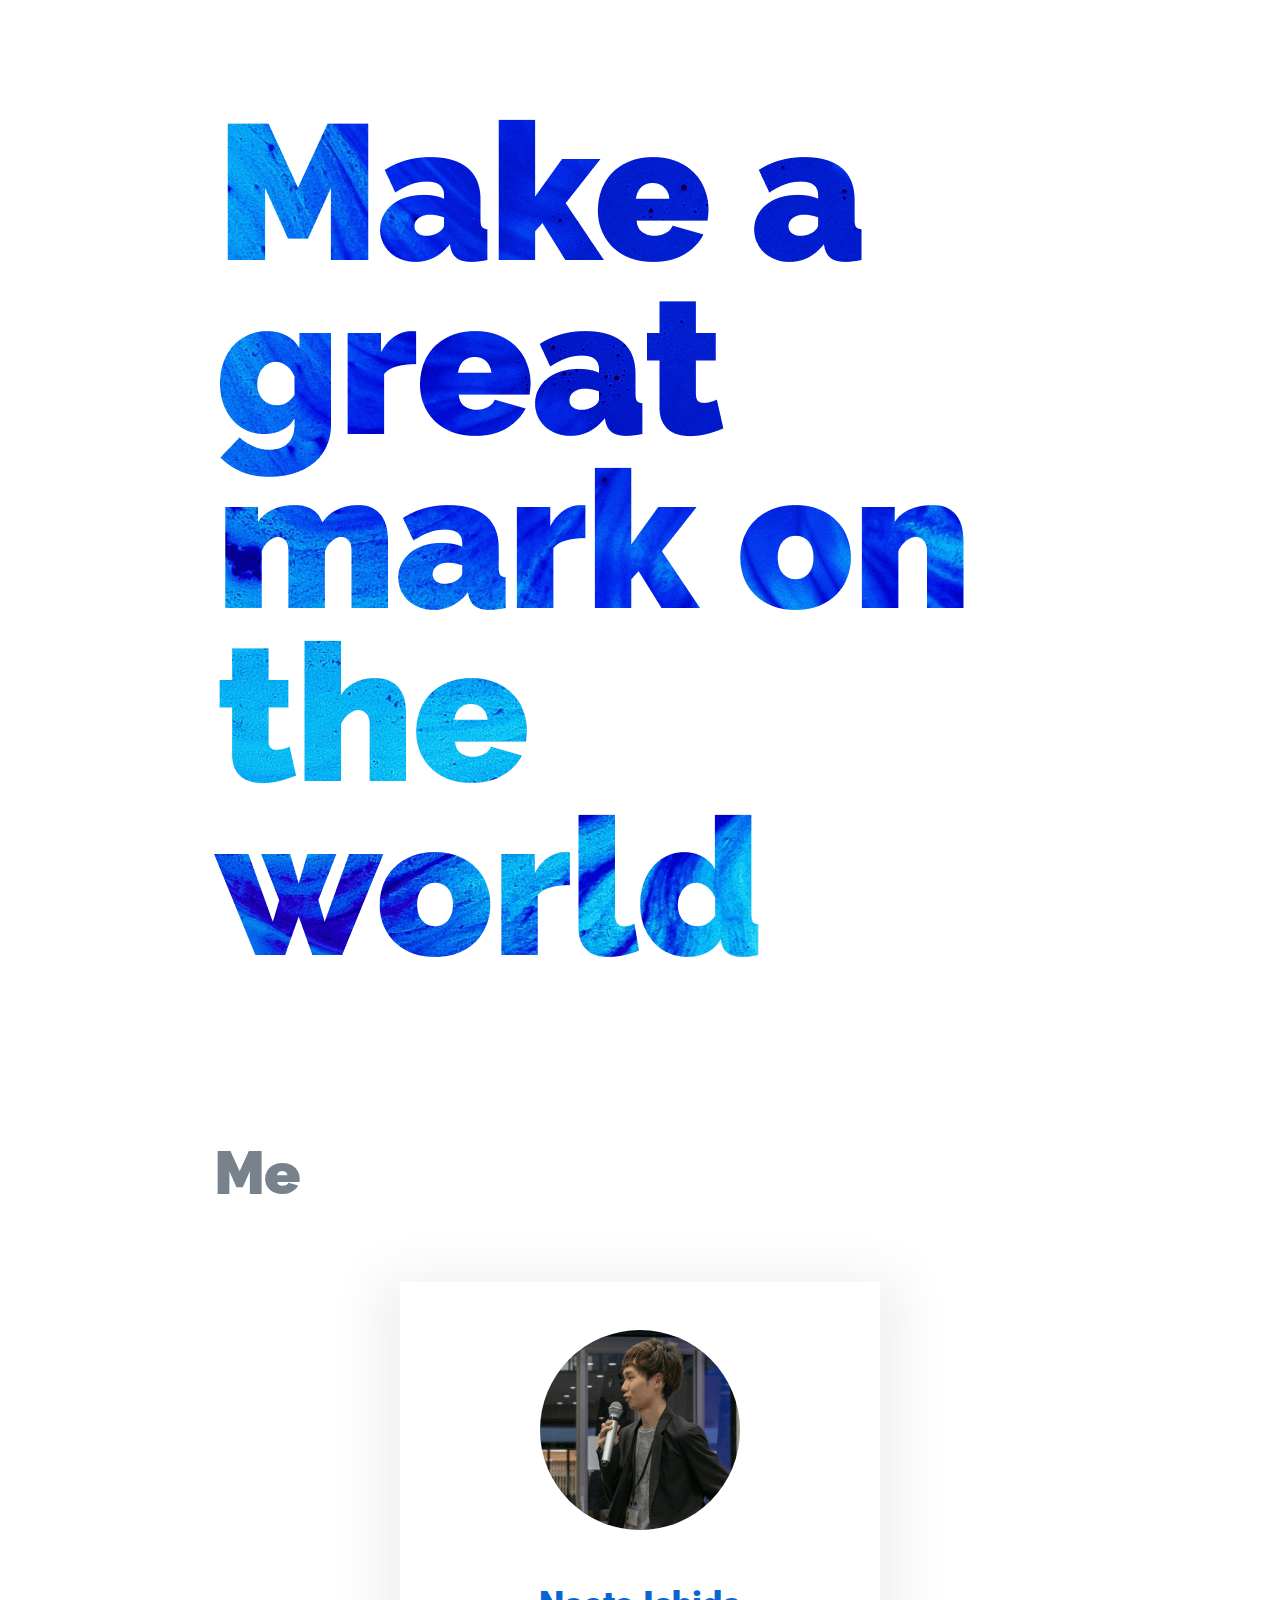
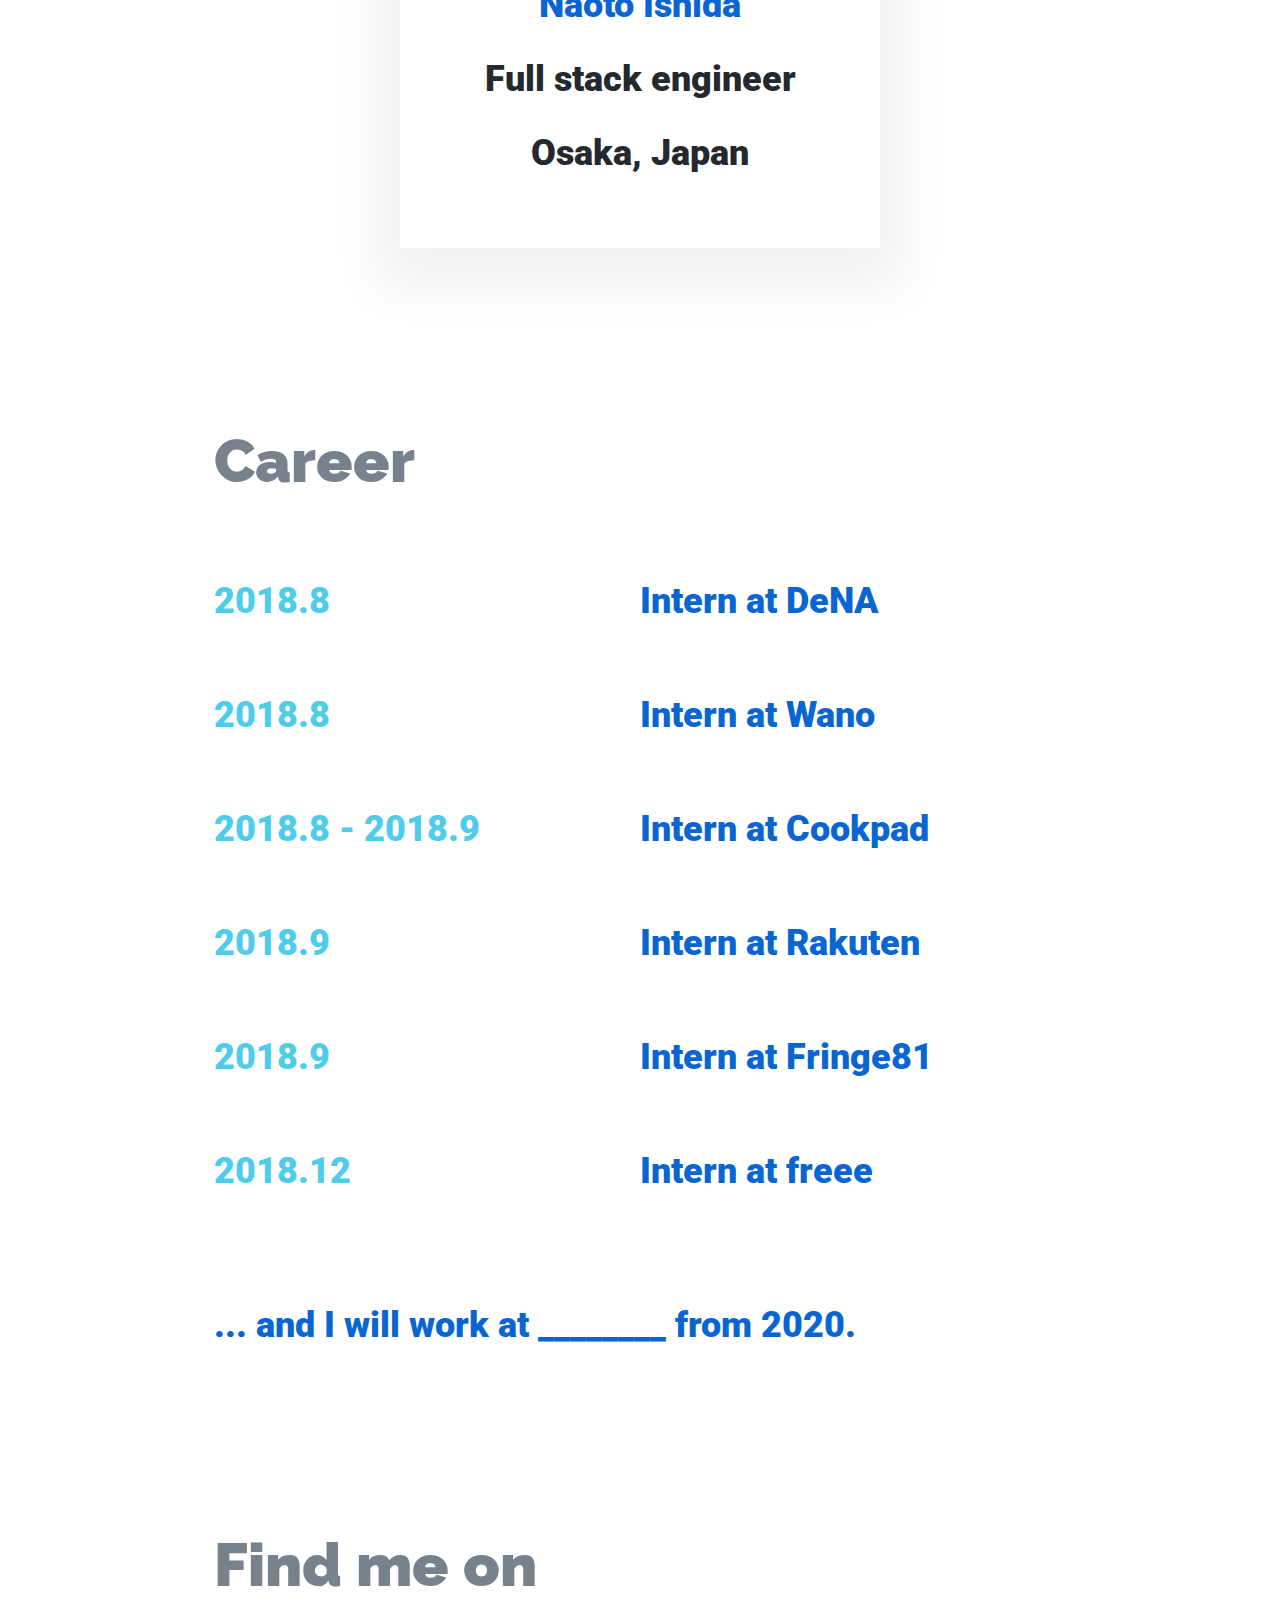
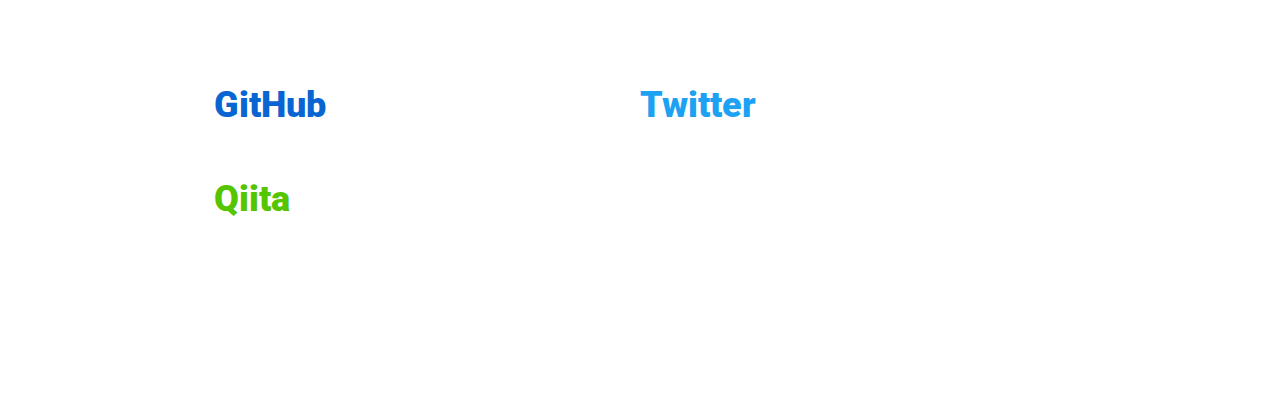
<file: index.html>
<!doctype html><html lang="en"><head><meta charset="utf-8"><title>Naoto Ishida</title><meta name="description" content="Ishida Naoto's portfolio"><meta name="viewport" content="width=device-width,initial-scale=1"><link rel="shortcut icon" href="/images/favicons/favicon.ico"><link rel="icon" type="image/png" sizes="16x16" href="/images/favicons/favicon-16x16.png"><link rel="icon" type="image/png" sizes="32x32" href="/images/favicons/favicon-32x32.png"><link rel="manifest" href="/images/favicons/manifest.json"><meta name="mobile-web-app-capable" content="yes"><meta name="theme-color" content="#fff"><meta name="application-name" content="maxfie1d.github.io"><link rel="apple-touch-icon" sizes="57x57" href="/images/favicons/apple-touch-icon-57x57.png"><link rel="apple-touch-icon" sizes="60x60" href="/images/favicons/apple-touch-icon-60x60.png"><link rel="apple-touch-icon" sizes="72x72" href="/images/favicons/apple-touch-icon-72x72.png"><link rel="apple-touch-icon" sizes="76x76" href="/images/favicons/apple-touch-icon-76x76.png"><link rel="apple-touch-icon" sizes="114x114" href="/images/favicons/apple-touch-icon-114x114.png"><link rel="apple-touch-icon" sizes="120x120" href="/images/favicons/apple-touch-icon-120x120.png"><link rel="apple-touch-icon" sizes="144x144" href="/images/favicons/apple-touch-icon-144x144.png"><link rel="apple-touch-icon" sizes="152x152" href="/images/favicons/apple-touch-icon-152x152.png"><link rel="apple-touch-icon" sizes="167x167" href="/images/favicons/apple-touch-icon-167x167.png"><link rel="apple-touch-icon" sizes="180x180" href="/images/favicons/apple-touch-icon-180x180.png"><link rel="apple-touch-icon" sizes="1024x1024" href="/images/favicons/apple-touch-icon-1024x1024.png"><meta name="apple-mobile-web-app-capable" content="yes"><meta name="apple-mobile-web-app-status-bar-style" content="black-translucent"><meta name="apple-mobile-web-app-title" content="maxfie1d.github.io"><meta name="viewport" content="width=device-width,initial-scale=1"><link href="style.757c95cee60bfde9cb83.css" rel="stylesheet"></head><body><div class="main"><div class="hero"><img class="fill" src="images/make_a_great_mark_on_the_world.png?09a8d50413cdc85769d225ac1c95fe9a" alt=""></div><section><h1>Me</h1><div class="card-wrapper" style="margin-top:64px;"><div class="card"><img class="face" src="images/face.png?a0afd93e7f85130f2939b41cd97df82c" alt="Naoto Ishida" style="margin-bottom: 24px;"><p>Naoto Ishida</p><p class="black">Full stack engineer</p><p class="black">Osaka, Japan</p></div></div></section><section><h1>Career</h1><div class="row clearfix"><div class="col-12 col-md-6 float-left"><p class="secondary">2018.8</p></div><div class="col-12 col-md-6 float-left"><p class="primary">Intern at DeNA</p></div></div><div class="row clearfix"><div class="col-12 col-md-6 float-left"><p class="secondary">2018.8</p></div><div class="col-12 col-md-6 float-left"><p class="primary">Intern at Wano</p></div></div><div class="row clearfix"><div class="col-12 col-md-6 float-left"><p class="secondary">2018.8 - 2018.9</p></div><div class="col-12 col-md-6 float-left"><p class="primary">Intern at Cookpad</p></div></div><div class="row clearfix"><div class="col-12 col-md-6 float-left"><p class="secondary">2018.9</p></div><div class="col-12 col-md-6 float-left"><p class="primary">Intern at Rakuten</p></div></div><div class="row clearfix"><div class="col-12 col-md-6 float-left"><p class="secondary">2018.9</p></div><div class="col-12 col-md-6 float-left"><p class="primary">Intern at Fringe81</p></div></div><div class="row clearfix"><div class="col-12 col-md-6 float-left"><p class="secondary">2018.12</p></div><div class="col-12 col-md-6 float-left"><p class="primary">Intern at freee</p></div></div><div style="margin-top: 80px;"><p class="primary">... and I will work at ________ from 2020.</p></div></section><section><h1>Find me on</h1><div class="clearfix"><div class="col-12 col-md-6 float-left"><p class="github"><a href="https://github.com/maxfie1d" target="_blank">GitHub</a></p></div><div class="col-12 col-md-6 float-left"><p class="twitter"><a href="https://twitter.com/maxfie1d" target="_blank">Twitter</a></p></div><div class="col-12 col-md-6 float-left"><p class="qiita"><a href="https://qiita.com/maxfie1d" target="_blank">Qiita</a></p></div></div></section></div><script src="main.23541805fe202efbb7bd.js"></script></body></html>
</file>
<file: style.757c95cee60bfde9cb83.css>
@import url(https://fonts.googleapis.com/css?family=Raleway:400,700,900|Roboto:400,700,900);html{line-height:1.15}main{display:block}code,kbd,pre,samp{font-family:monospace,monospace;font-size:1em}button,input,optgroup,select,textarea{font-family:inherit;font-size:100%;line-height:1.15;margin:0}[type=button],[type=reset],[type=submit],button{-webkit-appearance:button}fieldset{padding:.35em .75em .625em}[type=search]::-webkit-search-decoration{-webkit-appearance:none}details{display:block}[hidden],template{display:none}html{font-family:sans-serif;-ms-text-size-adjust:100%;-webkit-text-size-adjust:100%}body{margin:0}article,aside,details,figcaption,figure,footer,header,main,menu,nav,section{display:block}summary{display:list-item}audio,canvas,progress,video{display:inline-block}audio:not([controls]){display:none;height:0}progress{vertical-align:baseline}[hidden],template{display:none!important}a{background-color:transparent}a:active,a:hover{outline-width:0}abbr[title]{border-bottom:none;text-decoration:underline;-webkit-text-decoration:underline dotted;text-decoration:underline dotted}b,strong{font-weight:inherit;font-weight:bolder}dfn{font-style:italic}h1{font-size:2em;margin:.67em 0}mark{background-color:#ff0;color:#000}small{font-size:80%}sub,sup{font-size:75%;line-height:0;position:relative;vertical-align:baseline}sub{bottom:-.25em}sup{top:-.5em}img{border-style:none}svg:not(:root){overflow:hidden}code,kbd,pre,samp{font-family:monospace,monospace;font-size:1em}figure{margin:1em 40px}hr{box-sizing:content-box;height:0;overflow:visible}button,input,select,textarea{font:inherit;margin:0}optgroup{font-weight:700}button,input{overflow:visible}button,select{text-transform:none}[type=reset],[type=submit],button,html [type=button]{-webkit-appearance:button}[type=button]::-moz-focus-inner,[type=reset]::-moz-focus-inner,[type=submit]::-moz-focus-inner,button::-moz-focus-inner{border-style:none;padding:0}[type=button]:-moz-focusring,[type=reset]:-moz-focusring,[type=submit]:-moz-focusring,button:-moz-focusring{outline:1px dotted ButtonText}fieldset{border:1px solid silver;margin:0 2px;padding:.35em .625em .75em}legend{box-sizing:border-box;color:inherit;display:table;max-width:100%;padding:0;white-space:normal}textarea{overflow:auto}[type=checkbox],[type=radio]{box-sizing:border-box;padding:0}[type=number]::-webkit-inner-spin-button,[type=number]::-webkit-outer-spin-button{height:auto}[type=search]{-webkit-appearance:textfield;outline-offset:-2px}[type=search]::-webkit-search-cancel-button,[type=search]::-webkit-search-decoration{-webkit-appearance:none}::-webkit-input-placeholder{color:inherit;opacity:.54}::-webkit-file-upload-button{-webkit-appearance:button;font:inherit}*{box-sizing:border-box}button,input,select,textarea{font-family:inherit;font-size:inherit;line-height:inherit}body{font-family:-apple-system,BlinkMacSystemFont,Segoe UI,Helvetica,Arial,sans-serif,Apple Color Emoji,Segoe UI Emoji,Segoe UI Symbol;font-size:14px;line-height:1.5;color:#24292e;background-color:#fff}a{color:#0366d6;text-decoration:none}b,strong{font-weight:600}.rule,hr{height:0;margin:15px 0;overflow:hidden;background:transparent;border:0;border-bottom:1px solid #dfe2e5}.rule:after,.rule:before,hr:after,hr:before{display:table;content:""}.rule:after,hr:after{clear:both}table{border-spacing:0;border-collapse:collapse}td,th{padding:0}button{cursor:pointer;border-radius:0}[hidden][hidden]{display:none!important}details summary{cursor:pointer}details:not([open])>:not(summary){display:none!important}h1,h2,h3,h4,h5,h6{margin-top:0;margin-bottom:0}h1{font-size:32px}h1,h2{font-weight:600}h2{font-size:24px}h3{font-size:20px}h3,h4{font-weight:600}h4{font-size:16px}h5{font-size:14px}h5,h6{font-weight:600}h6{font-size:12px}p{margin-top:0;margin-bottom:10px}small{font-size:90%}blockquote{margin:0}ol,ul{padding-left:0;margin-top:0;margin-bottom:0}ol ol,ul ol{list-style-type:lower-roman}ol ol ol,ol ul ol,ul ol ol,ul ul ol{list-style-type:lower-alpha}dd{margin-left:0}code,pre,tt{font-family:SFMono-Regular,Consolas,Liberation Mono,Menlo,Courier,monospace;font-size:12px}pre{margin-top:0;margin-bottom:0}.octicon{vertical-align:text-bottom}.Box{background-color:#fff;border:1px solid #d1d5da;border-radius:3px}.Box--condensed{line-height:1.25}.Box--condensed .Box-body,.Box--condensed .Box-footer,.Box--condensed .Box-header{padding:8px 16px}.Box--condensed .Box-btn-octicon.btn-octicon{padding:8px 16px;margin:-8px -16px;line-height:1.25}.Box--condensed .Box-row{padding:8px 16px}.Box--spacious .Box-header{padding:24px;line-height:1.25}.Box--spacious .Box-title{font-size:20px}.Box--spacious .Box-body,.Box--spacious .Box-footer{padding:24px}.Box--spacious .Box-btn-octicon.btn-octicon{padding:24px;margin:-24px}.Box--spacious .Box-row{padding:24px}.Box-header{padding:16px;margin:-1px -1px 0;background-color:#f6f8fa;border:1px solid #d1d5da;border-top-left-radius:3px;border-top-right-radius:3px}.Box-title{font-size:14px;font-weight:600}.Box-body{padding:16px;border-bottom:1px solid #e1e4e8}.Box-body:last-of-type{margin-bottom:-1px;border-bottom-right-radius:2px;border-bottom-left-radius:2px}.Box-row{padding:16px;margin-top:-1px;list-style-type:none;border-top:1px solid #e1e4e8}.Box-row:first-of-type{border-top-color:transparent;border-top-left-radius:2px;border-top-right-radius:2px}.Box-row:last-of-type{border-bottom-right-radius:2px;border-bottom-left-radius:2px}.Box-row.Box-row--unread,.Box-row.unread{box-shadow:inset 2px 0 0 #0366d6}.Box-row.navigation-focus .Box-row--drag-button{color:#0366d6;cursor:-webkit-grab;cursor:grab;opacity:1}.Box-row.navigation-focus.is-dragging .Box-row--drag-button{cursor:-webkit-grabbing;cursor:grabbing}.Box-row.navigation-focus.sortable-chosen{background-color:#fafbfc}.Box-row.navigation-focus.sortable-ghost{background-color:#f6f8fa}.Box-row.navigation-focus.sortable-ghost .Box-row--drag-hide{opacity:0}.Box-row--focus-gray.navigation-focus{background-color:#f6f8fa}.Box-row--focus-blue.navigation-focus{background-color:#f1f8ff}.Box-row--hover-gray:hover{background-color:#f6f8fa}.Box-row--hover-blue:hover{background-color:#f1f8ff}@media (min-width:768px){.Box-row-link{color:#24292e;text-decoration:none}.Box-row-link:hover{color:#0366d6;text-decoration:none}}.Box-row--drag-button{opacity:0}.Box-footer{padding:16px;margin-top:-1px;border-top:1px solid #e1e4e8}.Box--scrollable{max-height:324px;overflow:scroll}.Box--blue{border-color:#c8e1ff}.Box--blue .Box-header{background-color:#f1f8ff;border-color:#c8e1ff}.Box--blue .Box-body,.Box--blue .Box-footer,.Box--blue .Box-row{border-color:#c8e1ff}.Box--danger,.Box--danger .Box-body:last-of-type,.Box--danger .Box-row:first-of-type{border-color:#d73a49}.Box-header--blue{background-color:#f1f8ff;border-color:#c8e1ff}.Box-row--yellow{background-color:#fffbdd}.Box-row--blue{background-color:#f1f8ff}.Box-row--gray{background-color:#f6f8fa}.Box-btn-octicon.btn-octicon{padding:16px;margin:-16px;line-height:1.5}.breadcrumb-item{display:inline-block;margin-left:-.35em;white-space:nowrap;list-style:none}.breadcrumb-item:after{padding-right:.5em;padding-left:.5em;color:#e1e4e8;content:"/"}.breadcrumb-item:first-child{margin-left:0}.breadcrumb-item-selected:after{content:none}.btn{position:relative;display:inline-block;padding:6px 12px;font-size:14px;font-weight:600;line-height:20px;white-space:nowrap;vertical-align:middle;cursor:pointer;-webkit-user-select:none;-moz-user-select:none;-ms-user-select:none;user-select:none;background-repeat:repeat-x;background-position:-1px -1px;background-size:110% 110%;border:1px solid rgba(27,31,35,.2);border-radius:.25em;-webkit-appearance:none;-moz-appearance:none;appearance:none}.btn i{font-style:normal;font-weight:500;opacity:.75}.btn .octicon{vertical-align:text-top}.btn .Counter{color:#586069;text-shadow:none;background-color:rgba(27,31,35,.1)}.btn:hover{text-decoration:none;background-repeat:repeat-x}.btn:focus{outline:0}.btn.disabled,.btn:disabled{cursor:default;background-position:0 0}.btn.selected,.btn:active{background-image:none}.btn{color:#24292e;background-color:#eff3f6;background-image:linear-gradient(-180deg,#fafbfc,#eff3f6 90%)}.btn.focus,.btn:focus{box-shadow:0 0 0 .2em rgba(3,102,214,.3)}.btn.hover,.btn:hover{background-color:#e6ebf1;background-image:linear-gradient(-180deg,#f0f3f6,#e6ebf1 90%);background-position:-.5em;border-color:rgba(27,31,35,.35)}.btn.selected,.btn:active,[open]>.btn{background-color:#e9ecef;background-image:none;border-color:rgba(27,31,35,.35);box-shadow:inset 0 .15em .3em rgba(27,31,35,.15)}.btn.disabled,.btn:disabled{color:rgba(36,41,46,.4);background-color:#eff3f6;background-image:none;border-color:rgba(27,31,35,.2);box-shadow:none}.btn-primary{color:#fff;background-color:#28a745;background-image:linear-gradient(-180deg,#34d058,#28a745 90%)}.btn-primary.focus,.btn-primary:focus{box-shadow:0 0 0 .2em rgba(52,208,88,.4)}.btn-primary.hover,.btn-primary:hover{background-color:#269f42;background-image:linear-gradient(-180deg,#2fcb53,#269f42 90%);background-position:-.5em;border-color:rgba(27,31,35,.5)}.btn-primary.selected,.btn-primary:active,[open]>.btn-primary{background-color:#279f43;background-image:none;border-color:rgba(27,31,35,.5);box-shadow:inset 0 .15em .3em rgba(27,31,35,.15)}.btn-primary.disabled,.btn-primary:disabled{color:hsla(0,0%,100%,.75);background-color:#94d3a2;background-image:none;border-color:rgba(27,31,35,.2);box-shadow:none}.btn-primary .Counter{color:#29b249;background-color:#fff}.btn-purple{color:#fff;background-color:#643ab0;background-image:linear-gradient(-180deg,#7e55c7,#643ab0 90%)}.btn-purple.focus,.btn-purple:focus{box-shadow:0 0 0 .2em rgba(126,85,199,.4)}.btn-purple.hover,.btn-purple:hover{background-color:#5f37a8;background-image:linear-gradient(-180deg,#784ec5,#5f37a8 90%);background-position:-.5em;border-color:rgba(27,31,35,.5)}.btn-purple.selected,.btn-purple:active,[open]>.btn-purple{background-color:#613ca4;background-image:none;border-color:rgba(27,31,35,.5);box-shadow:inset 0 .15em .3em rgba(27,31,35,.15)}.btn-purple.disabled,.btn-purple:disabled{color:hsla(0,0%,100%,.75);background-color:#b19cd7;background-image:none;border-color:rgba(27,31,35,.2);box-shadow:none}.btn-purple .Counter{color:#683cb8;background-color:#fff}.btn-blue{color:#fff;background-color:#0361cc;background-image:linear-gradient(-180deg,#0679fc,#0361cc 90%)}.btn-blue.focus,.btn-blue:focus{box-shadow:0 0 0 .2em rgba(6,121,252,.4)}.btn-blue.hover,.btn-blue:hover{background-color:#035cc2;background-image:linear-gradient(-180deg,#0374f4,#035cc2 90%);background-position:-.5em;border-color:rgba(27,31,35,.5)}.btn-blue.selected,.btn-blue:active,[open]>.btn-blue{background-color:#045cc1;background-image:none;border-color:rgba(27,31,35,.5);box-shadow:inset 0 .15em .3em rgba(27,31,35,.15)}.btn-blue.disabled,.btn-blue:disabled{color:hsla(0,0%,100%,.75);background-color:#81b0e5;background-image:none;border-color:rgba(27,31,35,.2);box-shadow:none}.btn-blue .Counter{color:#0366d6;background-color:#fff}.btn-danger{color:#cb2431;background-color:#fafbfc;background-image:linear-gradient(-180deg,#fafbfc,#eff3f6 90%)}.btn-danger:focus{box-shadow:0 0 0 .2em rgba(203,36,49,.4)}.btn-danger:hover{color:#fff;background-color:#cb2431;background-image:linear-gradient(-180deg,#de4450,#cb2431 90%);border-color:rgba(27,31,35,.5)}.btn-danger:hover .Counter{color:#fff}.btn-danger.selected,.btn-danger:active,[open]>.btn-danger{color:#fff;background-color:#b5202c;background-image:none;border-color:rgba(27,31,35,.5);box-shadow:inset 0 .15em .3em rgba(27,31,35,.15)}.btn-danger.disabled,.btn-danger:disabled{color:rgba(203,36,49,.4);background-color:#eff3f6;background-image:none;border-color:rgba(27,31,35,.2);box-shadow:none}.btn-outline{color:#0366d6;background-color:#fff;background-image:none}.btn-outline .Counter{background-color:rgba(27,31,35,.07)}.btn-outline.selected,.btn-outline:active,.btn-outline:hover,[open]>.btn-outline{color:#fff;background-color:#0366d6;background-image:none;border-color:#0366d6}.btn-outline.selected .Counter,.btn-outline:active .Counter,.btn-outline:hover .Counter,[open]>.btn-outline .Counter{color:#0366d6;background-color:#fff}.btn-outline:focus{border-color:#0366d6;box-shadow:0 0 0 .2em rgba(3,102,214,.4)}.btn-outline.disabled,.btn-outline:disabled{color:rgba(27,31,35,.3);background-color:#fff;border-color:rgba(27,31,35,.15);box-shadow:none}.btn-with-count{float:left;border-top-right-radius:0;border-bottom-right-radius:0}.btn-sm{padding:3px 10px;font-size:12px;line-height:20px}.btn-large{padding:.75em 1.25em;font-size:inherit;border-radius:6px}.hidden-text-expander{display:block}.hidden-text-expander.inline{position:relative;top:-1px;display:inline-block;margin-left:5px;line-height:0}.ellipsis-expander,.hidden-text-expander a{display:inline-block;height:12px;padding:0 5px 5px;font-size:12px;font-weight:600;line-height:6px;color:#444d56;text-decoration:none;vertical-align:middle;background:#dfe2e5;border:0;border-radius:1px}.ellipsis-expander:hover,.hidden-text-expander a:hover{text-decoration:none;background-color:#c6cbd1}.ellipsis-expander:active,.hidden-text-expander a:active{color:#fff;background-color:#2188ff}.social-count{float:left;padding:3px 10px;font-size:12px;font-weight:600;line-height:20px;color:#24292e;vertical-align:middle;background-color:#fff;border:1px solid rgba(27,31,35,.2);border-left:0;border-top-right-radius:3px;border-bottom-right-radius:3px}.social-count:active,.social-count:hover{text-decoration:none}.social-count:hover{color:#0366d6;cursor:pointer}.btn-block{display:block;width:100%;text-align:center}.btn-link{display:inline-block;padding:0;font-size:inherit;color:#0366d6;text-decoration:none;white-space:nowrap;cursor:pointer;-webkit-user-select:none;-moz-user-select:none;-ms-user-select:none;user-select:none;background-color:transparent;border:0;-webkit-appearance:none;-moz-appearance:none;appearance:none}.btn-link:hover{text-decoration:underline}.btn-link:disabled,.btn-link:disabled:hover{color:rgba(88,96,105,.5);cursor:default}.details-reset>summary{list-style:none}.details-reset>summary:before{display:none}.details-reset>summary::-webkit-details-marker{display:none}.BtnGroup{display:inline-block;vertical-align:middle}.BtnGroup:after,.BtnGroup:before{display:table;content:""}.BtnGroup:after{clear:both}.BtnGroup+.btn,.BtnGroup+.BtnGroup{margin-left:4px}.BtnGroup-item{position:relative;float:left;border-right-width:0;border-radius:0}.BtnGroup-item:first-child{border-top-left-radius:3px;border-bottom-left-radius:3px}.BtnGroup-item:last-child{border-right-width:1px;border-top-right-radius:3px;border-bottom-right-radius:3px}.BtnGroup-item.selected,.BtnGroup-item:active,.BtnGroup-item:focus,.BtnGroup-item:hover{border-right-width:1px}.BtnGroup-item.selected+.BtnGroup-item,.BtnGroup-item.selected+.BtnGroup-parent .BtnGroup-item,.BtnGroup-item:active+.BtnGroup-item,.BtnGroup-item:active+.BtnGroup-parent .BtnGroup-item,.BtnGroup-item:focus+.BtnGroup-item,.BtnGroup-item:focus+.BtnGroup-parent .BtnGroup-item,.BtnGroup-item:hover+.BtnGroup-item,.BtnGroup-item:hover+.BtnGroup-parent .BtnGroup-item{border-left-width:0}.BtnGroup-parent{float:left}.BtnGroup-parent:first-child .BtnGroup-item{border-top-left-radius:3px;border-bottom-left-radius:3px}.BtnGroup-parent:last-child .BtnGroup-item{border-right-width:1px;border-top-right-radius:3px;border-bottom-right-radius:3px}.BtnGroup-parent .BtnGroup-item{border-right-width:0;border-radius:0}.BtnGroup-parent.selected .BtnGroup-item,.BtnGroup-parent:active .BtnGroup-item,.BtnGroup-parent:focus .BtnGroup-item,.BtnGroup-parent:hover .BtnGroup-item{border-right-width:1px}.BtnGroup-parent.selected+.BtnGroup-item,.BtnGroup-parent.selected+.BtnGroup-parent .BtnGroup-item,.BtnGroup-parent:active+.BtnGroup-item,.BtnGroup-parent:active+.BtnGroup-parent .BtnGroup-item,.BtnGroup-parent:focus+.BtnGroup-item,.BtnGroup-parent:focus+.BtnGroup-parent .BtnGroup-item,.BtnGroup-parent:hover+.BtnGroup-item,.BtnGroup-parent:hover+.BtnGroup-parent .BtnGroup-item{border-left-width:0}.BtnGroup-item:active,.BtnGroup-item:focus,.BtnGroup-parent:active,.BtnGroup-parent:focus{z-index:1}.TableObject{display:table}.TableObject-item{display:table-cell;width:1%;white-space:nowrap;vertical-align:middle}.TableObject-item--primary{width:99%}fieldset{padding:0;margin:0;border:0}label{font-weight:600}.form-control,.form-select{min-height:34px;padding:6px 8px;font-size:16px;line-height:20px;color:#24292e;vertical-align:middle;background-color:#fff;background-repeat:no-repeat;background-position:right 8px center;border:1px solid #d1d5da;border-radius:3px;outline:none;box-shadow:inset 0 1px 2px rgba(27,31,35,.075)}.form-control.focus,.form-control:focus,.form-select.focus,.form-select:focus{border-color:#2188ff;outline:none;box-shadow:inset 0 1px 2px rgba(27,31,35,.075),0 0 0 .2em rgba(3,102,214,.3)}@media (min-width:768px){.form-control,.form-select{font-size:14px}}.input-contrast{background-color:#fafbfc}.input-contrast:focus{background-color:#fff}::-webkit-input-placeholder{color:#6a737d}:-ms-input-placeholder{color:#6a737d}::-ms-input-placeholder{color:#6a737d}::placeholder{color:#6a737d}.input-sm{min-height:28px;padding-top:3px;padding-bottom:3px;font-size:12px;line-height:20px}.input-lg{padding:4px 10px;font-size:16px}.input-block{display:block;width:100%}.input-monospace{font-family:SFMono-Regular,Consolas,Liberation Mono,Menlo,Courier,monospace}.input-hide-webkit-autofill::-webkit-contacts-auto-fill-button{position:absolute;right:0;display:none!important;pointer-events:none;visibility:hidden}.form-checkbox{padding-left:20px;margin:15px 0;vertical-align:middle}.form-checkbox label em.highlight{position:relative;left:-4px;padding:2px 4px;font-style:normal;background:#fffbdd;border-radius:3px}.form-checkbox input[type=checkbox],.form-checkbox input[type=radio]{float:left;margin:5px 0 0 -20px;vertical-align:middle}.form-checkbox .note{display:block;margin:0;font-size:12px;font-weight:400;color:#586069}.form-checkbox-details{display:none}.form-checkbox-details-trigger:checked~* .form-checkbox-details,.form-checkbox-details-trigger:checked~.form-checkbox-details{display:block}.hfields{margin:15px 0}.hfields:after,.hfields:before{display:table;content:""}.hfields:after{clear:both}.hfields .form-group{float:left;margin:0 30px 0 0}.hfields .form-group dt label{display:inline-block;margin:5px 0 0;color:#586069}.hfields .form-group dt img{position:relative;top:-2px}.hfields .btn{float:left;margin:28px 25px 0 -20px}.hfields .form-select{margin-top:5px}input::-webkit-inner-spin-button,input::-webkit-outer-spin-button{margin:0;-webkit-appearance:none;appearance:none}.form-actions:after,.form-actions:before{display:table;content:""}.form-actions:after{clear:both}.form-actions .btn{float:right}.form-actions .btn+.btn{margin-right:5px}.form-warning{padding:8px 10px;margin:10px 0;font-size:14px;color:#735c0f;background:#fffbdd;border:1px solid #d9d0a5;border-radius:3px}.form-warning p{margin:0;line-height:1.5}.form-warning a{font-weight:600}.form-select{display:inline-block;max-width:100%;height:34px;padding-right:24px;background:#fff url("[data-uri]") no-repeat right 8px center;background-size:8px 10px;-webkit-appearance:none;-moz-appearance:none;appearance:none}.form-select::-ms-expand{opacity:0}.form-select[multiple]{height:auto}.select-sm{height:28px;min-height:28px;padding-top:3px;padding-bottom:3px;font-size:12px}.select-sm[multiple]{height:auto;min-height:0}.form-group{margin:15px 0}.form-group .form-control{width:440px;max-width:100%;margin-right:5px;background-color:#fafbfc}.form-group .form-control:focus{background-color:#fff}.form-group .form-control.shorter{width:130px}.form-group .form-control.short{width:250px}.form-group .form-control.long{width:100%}.form-group textarea.form-control{width:100%;height:200px;min-height:200px}.form-group textarea.form-control.short{height:50px;min-height:50px}.form-group dt{margin:0 0 6px}.form-group label{position:relative}.form-group.flattened dt{float:left;margin:0;line-height:32px}.form-group.flattened dd{line-height:32px}.form-group dd h4{margin:4px 0 0}.form-group dd h4.is-error{color:#cb2431}.form-group dd h4.is-success{color:#28a745}.form-group dd h4+.note{margin-top:0}.form-group.required dt label:after{padding-left:5px;color:#cb2431;content:"*"}.form-group .error,.form-group .indicator,.form-group .success{display:none;font-size:12px;font-weight:600}.form-group.loading{opacity:.5}.form-group.loading .indicator{display:inline}.form-group.loading .spinner{display:inline-block;vertical-align:middle}.form-group.successful .success{display:inline;color:#28a745}.form-group.errored .error,.form-group.errored .warning,.form-group.warn .error,.form-group.warn .warning{position:absolute;z-index:10;display:block;max-width:450px;padding:5px 8px;margin:4px 0 0;font-size:13px;font-weight:400;border-style:solid;border-width:1px;border-radius:3px}.form-group.errored .error:after,.form-group.errored .error:before,.form-group.errored .warning:after,.form-group.errored .warning:before,.form-group.warn .error:after,.form-group.warn .error:before,.form-group.warn .warning:after,.form-group.warn .warning:before{position:absolute;bottom:100%;left:10px;z-index:15;width:0;height:0;pointer-events:none;content:" ";border:solid transparent}.form-group.errored .error:after,.form-group.errored .warning:after,.form-group.warn .error:after,.form-group.warn .warning:after{border-width:5px}.form-group.errored .error:before,.form-group.errored .warning:before,.form-group.warn .error:before,.form-group.warn .warning:before{margin-left:-1px;border-width:6px}.form-group.warn .warning{color:#735c0f;background-color:#fffbdd;border-color:#d9d0a5}.form-group.warn .warning:after{border-bottom-color:#fffbdd}.form-group.warn .warning:before{border-bottom-color:#d9d0a5}.form-group.errored label{color:#cb2431}.form-group.errored .error{color:#86181d;background-color:#ffdce0;border-color:#cea0a5}.form-group.errored .error:after{border-bottom-color:#ffdce0}.form-group.errored .error:before{border-bottom-color:#cea0a5}.note{min-height:17px;margin:4px 0 2px;font-size:12px;color:#586069}.note .spinner{margin-right:3px;vertical-align:middle}dl.form-group>dd .form-control.is-autocheck-errored,dl.form-group>dd .form-control.is-autocheck-loading,dl.form-group>dd .form-control.is-autocheck-successful{padding-right:30px}dl.form-group>dd .form-control.is-autocheck-loading{background-image:url(/images/spinners/octocat-spinner-16px.gif)}dl.form-group>dd .form-control.is-autocheck-successful{background-image:url(/images/modules/ajax/success.png)}dl.form-group>dd .form-control.is-autocheck-errored{background-image:url(/images/modules/ajax/error.png)}@media only screen and (-moz-min-device-pixel-ratio:2),only screen and (-webkit-min-device-pixel-ratio:2),only screen and (min--moz-device-pixel-ratio:2),only screen and (min-device-pixel-ratio:2),only screen and (min-resolution:2dppx),only screen and (min-resolution:192dpi){dl.form-group>dd .form-control.is-autocheck-errored,dl.form-group>dd .form-control.is-autocheck-loading,dl.form-group>dd .form-control.is-autocheck-successful{background-size:16px 16px}dl.form-group>dd .form-control.is-autocheck-loading{background-image:url(/images/spinners/octocat-spinner-32.gif)}dl.form-group>dd .form-control.is-autocheck-successful{background-image:url(/images/modules/ajax/success@2x.png)}dl.form-group>dd .form-control.is-autocheck-errored{background-image:url(/images/modules/ajax/error@2x.png)}}.status-indicator{display:inline-block;width:16px;height:16px;margin-left:5px}.status-indicator .octicon{display:none}.status-indicator-success:before{content:""}.status-indicator-success .octicon-check{display:inline-block;color:#28a745;fill:#28a745}.status-indicator-success .octicon-x{display:none}.status-indicator-failed:before{content:""}.status-indicator-failed .octicon-check{display:none}.status-indicator-failed .octicon-x{display:inline-block;color:#cb2431;fill:#d73a49}.status-indicator-loading{width:16px;background:url(/images/spinners/octocat-spinner-32-EAF2F5.gif) 0 0 no-repeat;background-size:16px}.inline-form{display:inline-block}.inline-form .btn-plain{background-color:transparent;border:0}.drag-and-drop{padding:7px 10px;margin:0;font-size:13px;line-height:16px;color:#586069;background-color:#fafbfc;border:1px solid #c3c8cf;border-top:0;border-bottom-right-radius:3px;border-bottom-left-radius:3px}.drag-and-drop .default,.drag-and-drop .error,.drag-and-drop .loading{display:none}.drag-and-drop .error{color:#cb2431}.drag-and-drop img{vertical-align:top}.is-bad-file .drag-and-drop .bad-file,.is-bad-permissions .drag-and-drop .bad-permissions,.is-default .drag-and-drop .default,.is-duplicate-filename .drag-and-drop .duplicate-filename,.is-empty .drag-and-drop .empty,.is-hidden-file .drag-and-drop .hidden-file,.is-repository-required .drag-and-drop .repository-required,.is-too-big .drag-and-drop .too-big,.is-uploading .drag-and-drop .loading{display:inline-block}.drag-and-drop-error-info{font-weight:400;color:#586069}.drag-and-drop-error-info a{color:#0366d6}.is-failed .drag-and-drop .failed-request{display:inline-block}.manual-file-chooser{position:absolute;width:240px;padding:5px;margin-left:-80px;cursor:pointer;opacity:.0001}.manual-file-chooser:hover+.manual-file-chooser-text{text-decoration:underline}.btn .manual-file-chooser{top:0;padding:0;line-height:34px}.upload-enabled textarea{display:block;border-bottom:1px dashed #dfe2e5;border-bottom-right-radius:0;border-bottom-left-radius:0}.upload-enabled.focused{border-radius:3px;box-shadow:inset 0 1px 2px rgba(27,31,35,.075),0 0 0 .2em rgba(3,102,214,.3)}.upload-enabled.focused .form-control{box-shadow:none}.upload-enabled.focused .drag-and-drop{border-color:#4a9eff}.dragover .drag-and-drop,.dragover textarea{box-shadow:0 0 3px #c9ff00}.previewable-comment-form,.write-content{position:relative}.previewable-comment-form .tabnav{position:relative;padding:8px 8px 0}.previewable-comment-form .comment{border:1px solid #c3c8cf}.previewable-comment-form .comment-form-error{margin-bottom:8px}.previewable-comment-form .preview-content,.previewable-comment-form .write-content{display:none;margin:0 8px 8px}.previewable-comment-form.preview-selected .preview-content,.previewable-comment-form.write-selected .write-content{display:block}.previewable-comment-form textarea{display:block;width:100%;min-height:100px;max-height:500px;padding:8px;resize:vertical}.form-action-spacious{margin-top:10px}div.composer{margin-top:0;border:0}.composer .comment-form-textarea{height:200px;min-height:200px}.composer .tabnav{margin:0 0 10px}h2.account{margin:15px 0 0;font-size:18px;font-weight:400;color:#586069}p.explain{position:relative;font-size:12px;color:#586069}p.explain strong{color:#24292e}p.explain .octicon{margin-right:5px;color:#959da5}p.explain .minibutton{top:-4px;float:right}.form-group label{position:static}.input-group{display:table}.input-group .form-control{position:relative;width:100%}.input-group .form-control:focus{z-index:2}.input-group .form-control+.btn{margin-left:0}.input-group.inline{display:inline-table}.input-group-button,.input-group .form-control{display:table-cell}.input-group-button{width:1%;vertical-align:middle}.input-group-button:first-child .btn,.input-group .form-control:first-child{border-top-right-radius:0;border-bottom-right-radius:0}.input-group-button:first-child .btn{margin-right:-1px}.input-group-button:last-child .btn,.input-group .form-control:last-child{border-top-left-radius:0;border-bottom-left-radius:0}.input-group-button:last-child .btn{margin-left:-1px}.container{width:980px;margin-right:auto;margin-left:auto}.container:after,.container:before{display:table;content:""}.container:after{clear:both}.container-sm{max-width:544px}.container-md,.container-sm{margin-right:auto;margin-left:auto}.container-md{max-width:768px}.container-lg{max-width:1012px}.container-lg,.container-xl{margin-right:auto;margin-left:auto}.container-xl{max-width:1280px}.columns{margin-right:-10px;margin-left:-10px}.columns:after,.columns:before{display:table;content:""}.columns:after{clear:both}.column{float:left;padding-right:10px;padding-left:10px}.one-third{width:33.333333%}.two-thirds{width:66.666667%}.one-fourth{width:25%}.one-half{width:50%}.three-fourths{width:75%}.one-fifth{width:20%}.four-fifths{width:80%}.centered{display:block;float:none;margin-right:auto;margin-left:auto}.col-1{width:8.33333%}.col-2{width:16.66667%}.col-3{width:25%}.col-4{width:33.33333%}.col-5{width:41.66667%}.col-6{width:50%}.col-7{width:58.33333%}.col-8{width:66.66667%}.col-9{width:75%}.col-10{width:83.33333%}.col-11{width:91.66667%}.col-12{width:100%}@media (min-width:544px){.col-sm-1{width:8.33333%}.col-sm-2{width:16.66667%}.col-sm-3{width:25%}.col-sm-4{width:33.33333%}.col-sm-5{width:41.66667%}.col-sm-6{width:50%}.col-sm-7{width:58.33333%}.col-sm-8{width:66.66667%}.col-sm-9{width:75%}.col-sm-10{width:83.33333%}.col-sm-11{width:91.66667%}.col-sm-12{width:100%}}@media (min-width:768px){.col-md-1{width:8.33333%}.col-md-2{width:16.66667%}.col-md-3{width:25%}.col-md-4{width:33.33333%}.col-md-5{width:41.66667%}.col-md-6{width:50%}.col-md-7{width:58.33333%}.col-md-8{width:66.66667%}.col-md-9{width:75%}.col-md-10{width:83.33333%}.col-md-11{width:91.66667%}.col-md-12{width:100%}}@media (min-width:1012px){.col-lg-1{width:8.33333%}.col-lg-2{width:16.66667%}.col-lg-3{width:25%}.col-lg-4{width:33.33333%}.col-lg-5{width:41.66667%}.col-lg-6{width:50%}.col-lg-7{width:58.33333%}.col-lg-8{width:66.66667%}.col-lg-9{width:75%}.col-lg-10{width:83.33333%}.col-lg-11{width:91.66667%}.col-lg-12{width:100%}}@media (min-width:1280px){.col-xl-1{width:8.33333%}.col-xl-2{width:16.66667%}.col-xl-3{width:25%}.col-xl-4{width:33.33333%}.col-xl-5{width:41.66667%}.col-xl-6{width:50%}.col-xl-7{width:58.33333%}.col-xl-8{width:66.66667%}.col-xl-9{width:75%}.col-xl-10{width:83.33333%}.col-xl-11{width:91.66667%}.col-xl-12{width:100%}}.gutter{margin-right:-16px;margin-left:-16px}.gutter>[class*=col-]{padding-right:16px!important;padding-left:16px!important}.gutter-condensed{margin-right:-8px;margin-left:-8px}.gutter-condensed>[class*=col-]{padding-right:8px!important;padding-left:8px!important}.gutter-spacious{margin-right:-24px;margin-left:-24px}.gutter-spacious>[class*=col-]{padding-right:24px!important;padding-left:24px!important}@media (min-width:544px){.gutter-sm{margin-right:-16px;margin-left:-16px}.gutter-sm>[class*=col-]{padding-right:16px!important;padding-left:16px!important}.gutter-sm-condensed{margin-right:-8px;margin-left:-8px}.gutter-sm-condensed>[class*=col-]{padding-right:8px!important;padding-left:8px!important}.gutter-sm-spacious{margin-right:-24px;margin-left:-24px}.gutter-sm-spacious>[class*=col-]{padding-right:24px!important;padding-left:24px!important}}@media (min-width:768px){.gutter-md{margin-right:-16px;margin-left:-16px}.gutter-md>[class*=col-]{padding-right:16px!important;padding-left:16px!important}.gutter-md-condensed{margin-right:-8px;margin-left:-8px}.gutter-md-condensed>[class*=col-]{padding-right:8px!important;padding-left:8px!important}.gutter-md-spacious{margin-right:-24px;margin-left:-24px}.gutter-md-spacious>[class*=col-]{padding-right:24px!important;padding-left:24px!important}}@media (min-width:1012px){.gutter-lg{margin-right:-16px;margin-left:-16px}.gutter-lg>[class*=col-]{padding-right:16px!important;padding-left:16px!important}.gutter-lg-condensed{margin-right:-8px;margin-left:-8px}.gutter-lg-condensed>[class*=col-]{padding-right:8px!important;padding-left:8px!important}.gutter-lg-spacious{margin-right:-24px;margin-left:-24px}.gutter-lg-spacious>[class*=col-]{padding-right:24px!important;padding-left:24px!important}}@media (min-width:1280px){.gutter-xl{margin-right:-16px;margin-left:-16px}.gutter-xl>[class*=col-]{padding-right:16px!important;padding-left:16px!important}.gutter-xl-condensed{margin-right:-8px;margin-left:-8px}.gutter-xl-condensed>[class*=col-]{padding-right:8px!important;padding-left:8px!important}.gutter-xl-spacious{margin-right:-24px;margin-left:-24px}.gutter-xl-spacious>[class*=col-]{padding-right:24px!important;padding-left:24px!important}}.offset-1{margin-left:8.33333%!important}.offset-2{margin-left:16.66667%!important}.offset-3{margin-left:25%!important}.offset-4{margin-left:33.33333%!important}.offset-5{margin-left:41.66667%!important}.offset-6{margin-left:50%!important}.offset-7{margin-left:58.33333%!important}.offset-8{margin-left:66.66667%!important}.offset-9{margin-left:75%!important}.offset-10{margin-left:83.33333%!important}.offset-11{margin-left:91.66667%!important}@media (min-width:544px){.offset-sm-1{margin-left:8.33333%!important}.offset-sm-2{margin-left:16.66667%!important}.offset-sm-3{margin-left:25%!important}.offset-sm-4{margin-left:33.33333%!important}.offset-sm-5{margin-left:41.66667%!important}.offset-sm-6{margin-left:50%!important}.offset-sm-7{margin-left:58.33333%!important}.offset-sm-8{margin-left:66.66667%!important}.offset-sm-9{margin-left:75%!important}.offset-sm-10{margin-left:83.33333%!important}.offset-sm-11{margin-left:91.66667%!important}}@media (min-width:768px){.offset-md-1{margin-left:8.33333%!important}.offset-md-2{margin-left:16.66667%!important}.offset-md-3{margin-left:25%!important}.offset-md-4{margin-left:33.33333%!important}.offset-md-5{margin-left:41.66667%!important}.offset-md-6{margin-left:50%!important}.offset-md-7{margin-left:58.33333%!important}.offset-md-8{margin-left:66.66667%!important}.offset-md-9{margin-left:75%!important}.offset-md-10{margin-left:83.33333%!important}.offset-md-11{margin-left:91.66667%!important}}@media (min-width:1012px){.offset-lg-1{margin-left:8.33333%!important}.offset-lg-2{margin-left:16.66667%!important}.offset-lg-3{margin-left:25%!important}.offset-lg-4{margin-left:33.33333%!important}.offset-lg-5{margin-left:41.66667%!important}.offset-lg-6{margin-left:50%!important}.offset-lg-7{margin-left:58.33333%!important}.offset-lg-8{margin-left:66.66667%!important}.offset-lg-9{margin-left:75%!important}.offset-lg-10{margin-left:83.33333%!important}.offset-lg-11{margin-left:91.66667%!important}}@media (min-width:1280px){.offset-xl-1{margin-left:8.33333%!important}.offset-xl-2{margin-left:16.66667%!important}.offset-xl-3{margin-left:25%!important}.offset-xl-4{margin-left:33.33333%!important}.offset-xl-5{margin-left:41.66667%!important}.offset-xl-6{margin-left:50%!important}.offset-xl-7{margin-left:58.33333%!important}.offset-xl-8{margin-left:66.66667%!important}.offset-xl-9{margin-left:75%!important}.offset-xl-10{margin-left:83.33333%!important}.offset-xl-11{margin-left:91.66667%!important}}.menu{margin-bottom:15px;list-style:none;background-color:#fff;border:1px solid #d1d5da;border-radius:3px}.menu-item{position:relative;display:block;padding:8px 10px;border-bottom:1px solid #e1e4e8}.menu-item:first-child{border-top:0;border-top-right-radius:2px}.menu-item:first-child,.menu-item:first-child:before{border-top-left-radius:2px}.menu-item:last-child{border-bottom:0;border-bottom-right-radius:2px}.menu-item:last-child,.menu-item:last-child:before{border-bottom-left-radius:2px}.menu-item:hover{text-decoration:none;background-color:#f6f8fa}.menu-item.selected{font-weight:600;color:#24292e;cursor:default;background-color:#fff}.menu-item.selected:before{position:absolute;top:0;bottom:0;left:0;width:2px;content:"";background-color:#e36209}.menu-item .octicon{width:16px;margin-right:5px;color:#24292e;text-align:center}.menu-item .Counter{float:right;margin-left:5px}.menu-item .menu-warning{float:right;color:#86181d}.menu-item .avatar{float:left;margin-right:5px}.menu-item.alert .Counter{color:#cb2431}.menu-heading{display:block;padding:8px 10px;margin-top:0;margin-bottom:0;font-size:13px;font-weight:600;line-height:20px;color:#586069;background-color:#f3f5f8;border-bottom:1px solid #e1e4e8}.menu-heading:hover{text-decoration:none}.menu-heading:first-child{border-top-left-radius:2px;border-top-right-radius:2px}.menu-heading:last-child{border-bottom:0;border-bottom-right-radius:2px;border-bottom-left-radius:2px}.tabnav{margin-top:0;margin-bottom:15px;border-bottom:1px solid #d1d5da}.tabnav .Counter{margin-left:5px}.tabnav-tabs{margin-bottom:-1px}.tabnav-tab{display:inline-block;padding:8px 12px;font-size:14px;line-height:20px;color:#586069;text-decoration:none;background-color:transparent;border:1px solid transparent;border-bottom:0}.tabnav-tab.selected{color:#24292e;background-color:#fff;border-color:#d1d5da;border-radius:3px 3px 0 0}.tabnav-tab:focus,.tabnav-tab:hover{color:#24292e;text-decoration:none}.tabnav-extra{display:inline-block;padding-top:10px;margin-left:10px;font-size:12px;color:#586069}.tabnav-extra>.octicon{margin-right:2px}a.tabnav-extra:hover{color:#0366d6;text-decoration:none}.tabnav-btn{margin-left:10px}.filter-list{list-style-type:none}.filter-list.small .filter-item{padding:4px 10px;margin:0 0 2px;font-size:12px}.filter-list.pjax-active .filter-item{color:#586069;background-color:transparent}.filter-list.pjax-active .filter-item.pjax-active{color:#fff;background-color:#0366d6}.filter-item{position:relative;display:block;padding:8px 10px;margin-bottom:5px;overflow:hidden;font-size:14px;color:#586069;text-decoration:none;text-overflow:ellipsis;white-space:nowrap;cursor:pointer;border-radius:3px}.filter-item:hover{text-decoration:none;background-color:#eaecef}.filter-item.selected{color:#fff;background-color:#0366d6}.filter-item .count{float:right;font-weight:600}.filter-item .bar{position:absolute;top:2px;right:0;bottom:2px;z-index:-1;display:inline-block;background-color:#eff3f6}.subnav{margin-bottom:20px}.subnav:after,.subnav:before{display:table;content:""}.subnav:after{clear:both}.subnav-bordered{padding-bottom:20px;border-bottom:1px solid #eaecef}.subnav-flush{margin-bottom:0}.subnav-item{position:relative;float:left;padding:6px 14px;font-weight:600;line-height:20px;color:#586069;border:1px solid #e1e4e8}.subnav-item+.subnav-item{margin-left:-1px}.subnav-item:focus,.subnav-item:hover{text-decoration:none;background-color:#f6f8fa}.subnav-item.selected,.subnav-item.selected:focus,.subnav-item.selected:hover{z-index:2;color:#fff;background-color:#0366d6;border-color:#0366d6}.subnav-item:first-child{border-top-left-radius:3px;border-bottom-left-radius:3px}.subnav-item:last-child{border-top-right-radius:3px;border-bottom-right-radius:3px}.subnav-search{position:relative;margin-left:10px}.subnav-search-input{width:320px;padding-left:30px;color:#586069}.subnav-search-input-wide{width:500px}.subnav-search-icon{position:absolute;top:9px;left:8px;display:block;color:#c6cbd1;text-align:center;pointer-events:none}.subnav-search-context .btn{color:#444d56;border-top-right-radius:0;border-bottom-right-radius:0}.subnav-search-context .btn.selected,.subnav-search-context .btn:active,.subnav-search-context .btn:focus,.subnav-search-context .btn:hover{z-index:2}.subnav-search-context+.subnav-search{margin-left:-1px}.subnav-search-context+.subnav-search .subnav-search-input{border-top-left-radius:0;border-bottom-left-radius:0}.subnav-search-context .select-menu-modal-holder{z-index:30}.subnav-search-context .select-menu-modal{width:220px}.subnav-search-context .select-menu-item-icon{color:inherit}.subnav-spacer-right{padding-right:10px}.UnderlineNav{display:flex;overflow-x:auto;overflow-y:hidden;border-bottom:1px solid #e1e4e8;justify-content:space-between}.UnderlineNav-body{display:flex;margin-bottom:-1px}.UnderlineNav-item{padding:16px 8px;margin-right:16px;font-size:14px;line-height:1.5;color:#586069;text-align:center;border-bottom:2px solid transparent}.UnderlineNav-item:focus,.UnderlineNav-item:hover{color:#24292e;text-decoration:none;border-bottom-color:#d1d5da;transition:.2s ease}.UnderlineNav-item:focus .UnderlineNav-octicon,.UnderlineNav-item:hover .UnderlineNav-octicon{color:#6a737d}.UnderlineNav-item.selected{font-weight:600;color:#24292e;border-bottom-color:#e36209}.UnderlineNav-item.selected .UnderlineNav-octicon{color:#6a737d}.UnderlineNav--right{justify-content:flex-end}.UnderlineNav--right .UnderlineNav-item{margin-right:0;margin-left:16px}.UnderlineNav--right .UnderlineNav-actions{flex:1 1 auto}.UnderlineNav-actions{align-self:center}.UnderlineNav--full{display:block}.UnderlineNav-octicon{color:#959da5}.UnderlineNav-container{display:flex;justify-content:space-between}.pagination:after,.pagination:before{display:table;content:""}.pagination:after{clear:both}.pagination a,.pagination em,.pagination span{position:relative;float:left;padding:7px 12px;margin-left:-1px;font-size:13px;font-style:normal;font-weight:600;color:#0366d6;white-space:nowrap;vertical-align:middle;cursor:pointer;-webkit-user-select:none;-moz-user-select:none;-ms-user-select:none;user-select:none;background:#fff;border:1px solid #e1e4e8}.pagination a:first-child,.pagination em:first-child,.pagination span:first-child{margin-left:0;border-top-left-radius:3px;border-bottom-left-radius:3px}.pagination a:last-child,.pagination em:last-child,.pagination span:last-child{border-top-right-radius:3px;border-bottom-right-radius:3px}.pagination a:focus,.pagination a:hover,.pagination em:focus,.pagination em:hover,.pagination span:focus,.pagination span:hover{z-index:2;text-decoration:none;background-color:#eff3f6;border-color:#e1e4e8}.pagination .selected{z-index:3}.pagination .current,.pagination .current:hover{z-index:3;color:#fff;background-color:#0366d6;border-color:#0366d6}.pagination .disabled,.pagination .disabled:hover,.pagination .gap,.pagination .gap:hover{color:#d1d5da;cursor:default;background-color:#fafbfc}.paginate-container{margin-top:20px;margin-bottom:15px;text-align:center}.paginate-container .pagination{display:inline-block}.tooltipped{position:relative}.tooltipped:after{z-index:1000000;padding:.5em .75em;font:normal normal 11px/1.5 -apple-system,BlinkMacSystemFont,Segoe UI,Helvetica,Arial,sans-serif,Apple Color Emoji,Segoe UI Emoji,Segoe UI Symbol;-webkit-font-smoothing:subpixel-antialiased;color:#fff;text-align:center;text-decoration:none;text-shadow:none;text-transform:none;letter-spacing:normal;word-wrap:break-word;white-space:pre;content:attr(aria-label);background:#1b1f23;border-radius:3px}.tooltipped:after,.tooltipped:before{position:absolute;display:none;pointer-events:none;opacity:0}.tooltipped:before{z-index:1000001;width:0;height:0;color:#1b1f23;content:"";border:6px solid transparent}@-webkit-keyframes tooltip-appear{0%{opacity:0}to{opacity:1}}@keyframes tooltip-appear{0%{opacity:0}to{opacity:1}}.tooltipped:active:after,.tooltipped:active:before,.tooltipped:focus:after,.tooltipped:focus:before,.tooltipped:hover:after,.tooltipped:hover:before{display:inline-block;text-decoration:none;-webkit-animation-name:tooltip-appear;animation-name:tooltip-appear;-webkit-animation-duration:.1s;animation-duration:.1s;-webkit-animation-fill-mode:forwards;animation-fill-mode:forwards;-webkit-animation-timing-function:ease-in;animation-timing-function:ease-in;-webkit-animation-delay:.4s;animation-delay:.4s}.tooltipped-no-delay:active:after,.tooltipped-no-delay:active:before,.tooltipped-no-delay:focus:after,.tooltipped-no-delay:focus:before,.tooltipped-no-delay:hover:after,.tooltipped-no-delay:hover:before{-webkit-animation-delay:0s;animation-delay:0s}.tooltipped-multiline:active:after,.tooltipped-multiline:focus:after,.tooltipped-multiline:hover:after{display:table-cell}.tooltipped-s:after,.tooltipped-se:after,.tooltipped-sw:after{top:100%;right:50%;margin-top:6px}.tooltipped-s:before,.tooltipped-se:before,.tooltipped-sw:before{top:auto;right:50%;bottom:-7px;margin-right:-6px;border-bottom-color:#1b1f23}.tooltipped-se:after{right:auto;left:50%;margin-left:-16px}.tooltipped-sw:after{margin-right:-16px}.tooltipped-n:after,.tooltipped-ne:after,.tooltipped-nw:after{right:50%;bottom:100%;margin-bottom:6px}.tooltipped-n:before,.tooltipped-ne:before,.tooltipped-nw:before{top:-7px;right:50%;bottom:auto;margin-right:-6px;border-top-color:#1b1f23}.tooltipped-ne:after{right:auto;left:50%;margin-left:-16px}.tooltipped-nw:after{margin-right:-16px}.tooltipped-n:after,.tooltipped-s:after{-webkit-transform:translateX(50%);transform:translateX(50%)}.tooltipped-w:after{right:100%;bottom:50%;margin-right:6px;-webkit-transform:translateY(50%);transform:translateY(50%)}.tooltipped-w:before{top:50%;bottom:50%;left:-7px;margin-top:-6px;border-left-color:#1b1f23}.tooltipped-e:after{bottom:50%;left:100%;margin-left:6px;-webkit-transform:translateY(50%);transform:translateY(50%)}.tooltipped-e:before{top:50%;right:-7px;bottom:50%;margin-top:-6px;border-right-color:#1b1f23}.tooltipped-align-right-1:after,.tooltipped-align-right-2:after{right:0;margin-right:0}.tooltipped-align-right-1:before{right:10px}.tooltipped-align-right-2:before{right:15px}.tooltipped-align-left-1:after,.tooltipped-align-left-2:after{left:0;margin-left:0}.tooltipped-align-left-1:before{left:5px}.tooltipped-align-left-2:before{left:10px}.tooltipped-multiline:after{width:-webkit-max-content;width:-moz-max-content;width:max-content;max-width:250px;word-wrap:break-word;white-space:pre-line;border-collapse:separate}.tooltipped-multiline.tooltipped-n:after,.tooltipped-multiline.tooltipped-s:after{right:auto;left:50%;-webkit-transform:translateX(-50%);transform:translateX(-50%)}.tooltipped-multiline.tooltipped-e:after,.tooltipped-multiline.tooltipped-w:after{right:100%}@media screen and (min-width:0\0){.tooltipped-multiline:after{width:250px}}.tooltipped-sticky:after,.tooltipped-sticky:before{display:inline-block}.tooltipped-sticky.tooltipped-multiline:after{display:table-cell}.css-truncate.css-truncate-target,.css-truncate .css-truncate-target{display:inline-block;max-width:125px;overflow:hidden;text-overflow:ellipsis;white-space:nowrap;vertical-align:top}.css-truncate.expandable.zeroclipboard-is-hover.css-truncate-target,.css-truncate.expandable.zeroclipboard-is-hover .css-truncate-target,.css-truncate.expandable:hover.css-truncate-target,.css-truncate.expandable:hover .css-truncate-target{max-width:10000px!important}.anim-fade-in{-webkit-animation-name:fade-in;animation-name:fade-in;-webkit-animation-duration:1s;animation-duration:1s;-webkit-animation-timing-function:ease-in-out;animation-timing-function:ease-in-out}.anim-fade-in.fast{-webkit-animation-duration:.3s;animation-duration:.3s}@-webkit-keyframes fade-in{0%{opacity:0}to{opacity:1}}@keyframes fade-in{0%{opacity:0}to{opacity:1}}.anim-fade-out{-webkit-animation-name:fade-out;animation-name:fade-out;-webkit-animation-duration:1s;animation-duration:1s;-webkit-animation-timing-function:ease-out;animation-timing-function:ease-out}.anim-fade-out.fast{-webkit-animation-duration:.3s;animation-duration:.3s}@-webkit-keyframes fade-out{0%{opacity:1}to{opacity:0}}@keyframes fade-out{0%{opacity:1}to{opacity:0}}.anim-fade-up{opacity:0;-webkit-animation-name:fade-up;animation-name:fade-up;-webkit-animation-duration:.3s;animation-duration:.3s;-webkit-animation-fill-mode:forwards;animation-fill-mode:forwards;-webkit-animation-timing-function:ease-out;animation-timing-function:ease-out;-webkit-animation-delay:1s;animation-delay:1s}@-webkit-keyframes fade-up{0%{opacity:.8;-webkit-transform:translateY(100%);transform:translateY(100%)}to{opacity:1;-webkit-transform:translateY(0);transform:translateY(0)}}@keyframes fade-up{0%{opacity:.8;-webkit-transform:translateY(100%);transform:translateY(100%)}to{opacity:1;-webkit-transform:translateY(0);transform:translateY(0)}}.anim-fade-down{-webkit-animation-name:fade-down;animation-name:fade-down;-webkit-animation-duration:.3s;animation-duration:.3s;-webkit-animation-fill-mode:forwards;animation-fill-mode:forwards;-webkit-animation-timing-function:ease-in;animation-timing-function:ease-in}@-webkit-keyframes fade-down{0%{opacity:1;-webkit-transform:translateY(0);transform:translateY(0)}to{opacity:.5;-webkit-transform:translateY(100%);transform:translateY(100%)}}@keyframes fade-down{0%{opacity:1;-webkit-transform:translateY(0);transform:translateY(0)}to{opacity:.5;-webkit-transform:translateY(100%);transform:translateY(100%)}}.anim-grow-x{width:0;-webkit-animation-name:grow-x;animation-name:grow-x;-webkit-animation-duration:.3s;animation-duration:.3s;-webkit-animation-fill-mode:forwards;animation-fill-mode:forwards;-webkit-animation-timing-function:ease;animation-timing-function:ease;-webkit-animation-delay:.5s;animation-delay:.5s}@-webkit-keyframes grow-x{to{width:100%}}@keyframes grow-x{to{width:100%}}.anim-shrink-x{-webkit-animation-name:shrink-x;animation-name:shrink-x;-webkit-animation-duration:.3s;animation-duration:.3s;-webkit-animation-fill-mode:forwards;animation-fill-mode:forwards;-webkit-animation-timing-function:ease-in-out;animation-timing-function:ease-in-out;-webkit-animation-delay:.5s;animation-delay:.5s}@-webkit-keyframes shrink-x{to{width:0}}@keyframes shrink-x{to{width:0}}.anim-scale-in{-webkit-animation-name:scale-in;animation-name:scale-in;-webkit-animation-duration:.15s;animation-duration:.15s;-webkit-animation-timing-function:cubic-bezier(.2,0,.13,1.5);animation-timing-function:cubic-bezier(.2,0,.13,1.5)}@-webkit-keyframes scale-in{0%{opacity:0;-webkit-transform:scale(.5);transform:scale(.5)}to{opacity:1;-webkit-transform:scale(1);transform:scale(1)}}@keyframes scale-in{0%{opacity:0;-webkit-transform:scale(.5);transform:scale(.5)}to{opacity:1;-webkit-transform:scale(1);transform:scale(1)}}.anim-pulse{-webkit-animation-name:pulse;animation-name:pulse;-webkit-animation-duration:2s;animation-duration:2s;-webkit-animation-timing-function:linear;animation-timing-function:linear;-webkit-animation-iteration-count:infinite;animation-iteration-count:infinite}@-webkit-keyframes pulse{0%{opacity:.3}10%{opacity:1}to{opacity:.3}}@keyframes pulse{0%{opacity:.3}10%{opacity:1}to{opacity:.3}}.anim-pulse-in{-webkit-animation-name:pulse-in;animation-name:pulse-in;-webkit-animation-duration:.5s;animation-duration:.5s}@-webkit-keyframes pulse-in{0%{-webkit-transform:scaleX(1);transform:scaleX(1)}50%{-webkit-transform:scale3d(1.1,1.1,1.1);transform:scale3d(1.1,1.1,1.1)}to{-webkit-transform:scaleX(1);transform:scaleX(1)}}@keyframes pulse-in{0%{-webkit-transform:scaleX(1);transform:scaleX(1)}50%{-webkit-transform:scale3d(1.1,1.1,1.1);transform:scale3d(1.1,1.1,1.1)}to{-webkit-transform:scaleX(1);transform:scaleX(1)}}.hover-grow{transition:-webkit-transform .3s;transition:transform .3s;transition:transform .3s,-webkit-transform .3s;-webkit-backface-visibility:hidden;backface-visibility:hidden}.hover-grow:hover{-webkit-transform:scale(1.025);transform:scale(1.025)}.border{border:1px solid #e1e4e8!important}.border-y{border-top:1px solid #e1e4e8!important;border-bottom:1px solid #e1e4e8!important}.border-0{border:0!important}.border-dashed{border-style:dashed!important}.border-blue{border-color:#0366d6!important}.border-blue-light{border-color:#c8e1ff!important}.border-green{border-color:#34d058!important}.border-green-light{border-color:#a2cbac!important}.border-red{border-color:#d73a49!important}.border-red-light{border-color:#cea0a5!important}.border-purple{border-color:#6f42c1!important}.border-yellow{border-color:#d9d0a5!important}.border-gray-light{border-color:#eaecef!important}.border-gray-dark{border-color:#d1d5da!important}.border-black-fade{border-color:rgba(27,31,35,.15)!important}.border-top{border-top:1px solid #e1e4e8!important}.border-right{border-right:1px solid #e1e4e8!important}.border-bottom{border-bottom:1px solid #e1e4e8!important}.border-left{border-left:1px solid #e1e4e8!important}.border-top-0{border-top:0!important}.border-right-0{border-right:0!important}.border-bottom-0{border-bottom:0!important}.border-left-0{border-left:0!important}.rounded-0{border-radius:0!important}.rounded-1{border-radius:3px!important}.rounded-2{border-radius:6px!important}.rounded-top-0{border-top-left-radius:0!important;border-top-right-radius:0!important}.rounded-top-1{border-top-left-radius:3px!important;border-top-right-radius:3px!important}.rounded-top-2{border-top-left-radius:6px!important;border-top-right-radius:6px!important}.rounded-right-0{border-top-right-radius:0!important;border-bottom-right-radius:0!important}.rounded-right-1{border-top-right-radius:3px!important;border-bottom-right-radius:3px!important}.rounded-right-2{border-top-right-radius:6px!important;border-bottom-right-radius:6px!important}.rounded-bottom-0{border-bottom-right-radius:0!important;border-bottom-left-radius:0!important}.rounded-bottom-1{border-bottom-right-radius:3px!important;border-bottom-left-radius:3px!important}.rounded-bottom-2{border-bottom-right-radius:6px!important;border-bottom-left-radius:6px!important}.rounded-left-0{border-bottom-left-radius:0!important;border-top-left-radius:0!important}.rounded-left-1{border-bottom-left-radius:3px!important;border-top-left-radius:3px!important}.rounded-left-2{border-bottom-left-radius:6px!important;border-top-left-radius:6px!important}@media (min-width:544px){.border-sm-top{border-top:1px solid #e1e4e8!important}.border-sm-right{border-right:1px solid #e1e4e8!important}.border-sm-bottom{border-bottom:1px solid #e1e4e8!important}.border-sm-left{border-left:1px solid #e1e4e8!important}.border-sm-top-0{border-top:0!important}.border-sm-right-0{border-right:0!important}.border-sm-bottom-0{border-bottom:0!important}.border-sm-left-0{border-left:0!important}.rounded-sm-0{border-radius:0!important}.rounded-sm-1{border-radius:3px!important}.rounded-sm-2{border-radius:6px!important}.rounded-sm-top-0{border-top-left-radius:0!important;border-top-right-radius:0!important}.rounded-sm-top-1{border-top-left-radius:3px!important;border-top-right-radius:3px!important}.rounded-sm-top-2{border-top-left-radius:6px!important;border-top-right-radius:6px!important}.rounded-sm-right-0{border-top-right-radius:0!important;border-bottom-right-radius:0!important}.rounded-sm-right-1{border-top-right-radius:3px!important;border-bottom-right-radius:3px!important}.rounded-sm-right-2{border-top-right-radius:6px!important;border-bottom-right-radius:6px!important}.rounded-sm-bottom-0{border-bottom-right-radius:0!important;border-bottom-left-radius:0!important}.rounded-sm-bottom-1{border-bottom-right-radius:3px!important;border-bottom-left-radius:3px!important}.rounded-sm-bottom-2{border-bottom-right-radius:6px!important;border-bottom-left-radius:6px!important}.rounded-sm-left-0{border-bottom-left-radius:0!important;border-top-left-radius:0!important}.rounded-sm-left-1{border-bottom-left-radius:3px!important;border-top-left-radius:3px!important}.rounded-sm-left-2{border-bottom-left-radius:6px!important;border-top-left-radius:6px!important}}@media (min-width:768px){.border-md-top{border-top:1px solid #e1e4e8!important}.border-md-right{border-right:1px solid #e1e4e8!important}.border-md-bottom{border-bottom:1px solid #e1e4e8!important}.border-md-left{border-left:1px solid #e1e4e8!important}.border-md-top-0{border-top:0!important}.border-md-right-0{border-right:0!important}.border-md-bottom-0{border-bottom:0!important}.border-md-left-0{border-left:0!important}.rounded-md-0{border-radius:0!important}.rounded-md-1{border-radius:3px!important}.rounded-md-2{border-radius:6px!important}.rounded-md-top-0{border-top-left-radius:0!important;border-top-right-radius:0!important}.rounded-md-top-1{border-top-left-radius:3px!important;border-top-right-radius:3px!important}.rounded-md-top-2{border-top-left-radius:6px!important;border-top-right-radius:6px!important}.rounded-md-right-0{border-top-right-radius:0!important;border-bottom-right-radius:0!important}.rounded-md-right-1{border-top-right-radius:3px!important;border-bottom-right-radius:3px!important}.rounded-md-right-2{border-top-right-radius:6px!important;border-bottom-right-radius:6px!important}.rounded-md-bottom-0{border-bottom-right-radius:0!important;border-bottom-left-radius:0!important}.rounded-md-bottom-1{border-bottom-right-radius:3px!important;border-bottom-left-radius:3px!important}.rounded-md-bottom-2{border-bottom-right-radius:6px!important;border-bottom-left-radius:6px!important}.rounded-md-left-0{border-bottom-left-radius:0!important;border-top-left-radius:0!important}.rounded-md-left-1{border-bottom-left-radius:3px!important;border-top-left-radius:3px!important}.rounded-md-left-2{border-bottom-left-radius:6px!important;border-top-left-radius:6px!important}}@media (min-width:1012px){.border-lg-top{border-top:1px solid #e1e4e8!important}.border-lg-right{border-right:1px solid #e1e4e8!important}.border-lg-bottom{border-bottom:1px solid #e1e4e8!important}.border-lg-left{border-left:1px solid #e1e4e8!important}.border-lg-top-0{border-top:0!important}.border-lg-right-0{border-right:0!important}.border-lg-bottom-0{border-bottom:0!important}.border-lg-left-0{border-left:0!important}.rounded-lg-0{border-radius:0!important}.rounded-lg-1{border-radius:3px!important}.rounded-lg-2{border-radius:6px!important}.rounded-lg-top-0{border-top-left-radius:0!important;border-top-right-radius:0!important}.rounded-lg-top-1{border-top-left-radius:3px!important;border-top-right-radius:3px!important}.rounded-lg-top-2{border-top-left-radius:6px!important;border-top-right-radius:6px!important}.rounded-lg-right-0{border-top-right-radius:0!important;border-bottom-right-radius:0!important}.rounded-lg-right-1{border-top-right-radius:3px!important;border-bottom-right-radius:3px!important}.rounded-lg-right-2{border-top-right-radius:6px!important;border-bottom-right-radius:6px!important}.rounded-lg-bottom-0{border-bottom-right-radius:0!important;border-bottom-left-radius:0!important}.rounded-lg-bottom-1{border-bottom-right-radius:3px!important;border-bottom-left-radius:3px!important}.rounded-lg-bottom-2{border-bottom-right-radius:6px!important;border-bottom-left-radius:6px!important}.rounded-lg-left-0{border-bottom-left-radius:0!important;border-top-left-radius:0!important}.rounded-lg-left-1{border-bottom-left-radius:3px!important;border-top-left-radius:3px!important}.rounded-lg-left-2{border-bottom-left-radius:6px!important;border-top-left-radius:6px!important}}@media (min-width:1280px){.border-xl-top{border-top:1px solid #e1e4e8!important}.border-xl-right{border-right:1px solid #e1e4e8!important}.border-xl-bottom{border-bottom:1px solid #e1e4e8!important}.border-xl-left{border-left:1px solid #e1e4e8!important}.border-xl-top-0{border-top:0!important}.border-xl-right-0{border-right:0!important}.border-xl-bottom-0{border-bottom:0!important}.border-xl-left-0{border-left:0!important}.rounded-xl-0{border-radius:0!important}.rounded-xl-1{border-radius:3px!important}.rounded-xl-2{border-radius:6px!important}.rounded-xl-top-0{border-top-left-radius:0!important;border-top-right-radius:0!important}.rounded-xl-top-1{border-top-left-radius:3px!important;border-top-right-radius:3px!important}.rounded-xl-top-2{border-top-left-radius:6px!important;border-top-right-radius:6px!important}.rounded-xl-right-0{border-top-right-radius:0!important;border-bottom-right-radius:0!important}.rounded-xl-right-1{border-top-right-radius:3px!important;border-bottom-right-radius:3px!important}.rounded-xl-right-2{border-top-right-radius:6px!important;border-bottom-right-radius:6px!important}.rounded-xl-bottom-0{border-bottom-right-radius:0!important;border-bottom-left-radius:0!important}.rounded-xl-bottom-1{border-bottom-right-radius:3px!important;border-bottom-left-radius:3px!important}.rounded-xl-bottom-2{border-bottom-right-radius:6px!important;border-bottom-left-radius:6px!important}.rounded-xl-left-0{border-bottom-left-radius:0!important;border-top-left-radius:0!important}.rounded-xl-left-1{border-bottom-left-radius:3px!important;border-top-left-radius:3px!important}.rounded-xl-left-2{border-bottom-left-radius:6px!important;border-top-left-radius:6px!important}}.circle{border-radius:50%!important}.box-shadow{box-shadow:0 1px 1px rgba(27,31,35,.1)!important}.box-shadow-medium{box-shadow:0 1px 5px rgba(27,31,35,.15)!important}.box-shadow-large{box-shadow:0 1px 15px rgba(27,31,35,.15)!important}.box-shadow-extra-large{box-shadow:0 10px 50px rgba(27,31,35,.07)!important}.box-shadow-none{box-shadow:none!important}.bg-white{background-color:#fff!important}.bg-blue{background-color:#0366d6!important}.bg-blue-light{background-color:#f1f8ff!important}.bg-gray-dark{background-color:#24292e!important}.bg-gray{background-color:#f6f8fa!important}.bg-gray-light{background-color:#fafbfc!important}.bg-green{background-color:#28a745!important}.bg-green-light{background-color:#dcffe4!important}.bg-red{background-color:#d73a49!important}.bg-red-light{background-color:#ffdce0!important}.bg-yellow{background-color:#ffd33d!important}.bg-yellow-light{background-color:#fff5b1!important}.bg-purple{background-color:#6f42c1!important}.bg-purple-light{background-color:#f5f0ff!important}.bg-shade-gradient{background-image:linear-gradient(180deg,rgba(27,31,35,.065),rgba(27,31,35,0))!important;background-repeat:no-repeat!important;background-size:100% 200px!important}.text-blue{color:#0366d6!important}.text-red{color:#cb2431!important}.text-gray-light{color:#6a737d!important}.text-gray{color:#586069!important}.text-gray-dark{color:#24292e!important}.text-green{color:#28a745!important}.text-orange{color:#a04100!important}.text-orange-light{color:#e36209!important}.text-purple{color:#6f42c1!important}.text-white{color:#fff!important}.text-inherit{color:inherit!important}.text-pending{color:#b08800!important}.bg-pending{color:#dbab09!important}.link-gray{color:#586069!important}.link-gray:hover{color:#0366d6!important}.link-gray-dark{color:#24292e!important}.link-gray-dark:hover,.link-hover-blue:hover{color:#0366d6!important}.muted-link{color:#586069!important}.muted-link:hover{color:#0366d6!important;text-decoration:none}.details-overlay[open]>summary:before{position:fixed;top:0;right:0;bottom:0;left:0;z-index:80;display:block;cursor:default;content:" ";background:transparent}.details-overlay-dark[open]>summary:before{z-index:99;background:rgba(27,31,35,.5)}.flex-row{flex-direction:row!important}.flex-row-reverse{flex-direction:row-reverse!important}.flex-column{flex-direction:column!important}.flex-wrap{flex-wrap:wrap!important}.flex-nowrap{flex-wrap:nowrap!important}.flex-justify-start{justify-content:flex-start!important}.flex-justify-end{justify-content:flex-end!important}.flex-justify-center{justify-content:center!important}.flex-justify-between{justify-content:space-between!important}.flex-justify-around{justify-content:space-around!important}.flex-items-start{align-items:flex-start!important}.flex-items-end{align-items:flex-end!important}.flex-items-center{align-items:center!important}.flex-items-baseline{align-items:baseline!important}.flex-items-stretch{align-items:stretch!important}.flex-content-start{align-content:flex-start!important}.flex-content-end{align-content:flex-end!important}.flex-content-center{align-content:center!important}.flex-content-between{align-content:space-between!important}.flex-content-around{align-content:space-around!important}.flex-content-stretch{align-content:stretch!important}.flex-auto{flex:1 1 auto!important}.flex-shrink-0{flex-shrink:0!important}.flex-self-auto{align-self:auto!important}.flex-self-start{align-self:flex-start!important}.flex-self-end{align-self:flex-end!important}.flex-self-center{align-self:center!important}.flex-self-baseline{align-self:baseline!important}.flex-self-stretch{align-self:stretch!important}.flex-item-equal{flex-grow:1;flex-basis:0}@media (min-width:544px){.flex-sm-row{flex-direction:row!important}.flex-sm-row-reverse{flex-direction:row-reverse!important}.flex-sm-column{flex-direction:column!important}.flex-sm-wrap{flex-wrap:wrap!important}.flex-sm-nowrap{flex-wrap:nowrap!important}.flex-sm-justify-start{justify-content:flex-start!important}.flex-sm-justify-end{justify-content:flex-end!important}.flex-sm-justify-center{justify-content:center!important}.flex-sm-justify-between{justify-content:space-between!important}.flex-sm-justify-around{justify-content:space-around!important}.flex-sm-items-start{align-items:flex-start!important}.flex-sm-items-end{align-items:flex-end!important}.flex-sm-items-center{align-items:center!important}.flex-sm-items-baseline{align-items:baseline!important}.flex-sm-items-stretch{align-items:stretch!important}.flex-sm-content-start{align-content:flex-start!important}.flex-sm-content-end{align-content:flex-end!important}.flex-sm-content-center{align-content:center!important}.flex-sm-content-between{align-content:space-between!important}.flex-sm-content-around{align-content:space-around!important}.flex-sm-content-stretch{align-content:stretch!important}.flex-sm-auto{flex:1 1 auto!important}.flex-sm-shrink-0{flex-shrink:0!important}.flex-sm-self-auto{align-self:auto!important}.flex-sm-self-start{align-self:flex-start!important}.flex-sm-self-end{align-self:flex-end!important}.flex-sm-self-center{align-self:center!important}.flex-sm-self-baseline{align-self:baseline!important}.flex-sm-self-stretch{align-self:stretch!important}.flex-sm-item-equal{flex-grow:1;flex-basis:0}}@media (min-width:768px){.flex-md-row{flex-direction:row!important}.flex-md-row-reverse{flex-direction:row-reverse!important}.flex-md-column{flex-direction:column!important}.flex-md-wrap{flex-wrap:wrap!important}.flex-md-nowrap{flex-wrap:nowrap!important}.flex-md-justify-start{justify-content:flex-start!important}.flex-md-justify-end{justify-content:flex-end!important}.flex-md-justify-center{justify-content:center!important}.flex-md-justify-between{justify-content:space-between!important}.flex-md-justify-around{justify-content:space-around!important}.flex-md-items-start{align-items:flex-start!important}.flex-md-items-end{align-items:flex-end!important}.flex-md-items-center{align-items:center!important}.flex-md-items-baseline{align-items:baseline!important}.flex-md-items-stretch{align-items:stretch!important}.flex-md-content-start{align-content:flex-start!important}.flex-md-content-end{align-content:flex-end!important}.flex-md-content-center{align-content:center!important}.flex-md-content-between{align-content:space-between!important}.flex-md-content-around{align-content:space-around!important}.flex-md-content-stretch{align-content:stretch!important}.flex-md-auto{flex:1 1 auto!important}.flex-md-shrink-0{flex-shrink:0!important}.flex-md-self-auto{align-self:auto!important}.flex-md-self-start{align-self:flex-start!important}.flex-md-self-end{align-self:flex-end!important}.flex-md-self-center{align-self:center!important}.flex-md-self-baseline{align-self:baseline!important}.flex-md-self-stretch{align-self:stretch!important}.flex-md-item-equal{flex-grow:1;flex-basis:0}}@media (min-width:1012px){.flex-lg-row{flex-direction:row!important}.flex-lg-row-reverse{flex-direction:row-reverse!important}.flex-lg-column{flex-direction:column!important}.flex-lg-wrap{flex-wrap:wrap!important}.flex-lg-nowrap{flex-wrap:nowrap!important}.flex-lg-justify-start{justify-content:flex-start!important}.flex-lg-justify-end{justify-content:flex-end!important}.flex-lg-justify-center{justify-content:center!important}.flex-lg-justify-between{justify-content:space-between!important}.flex-lg-justify-around{justify-content:space-around!important}.flex-lg-items-start{align-items:flex-start!important}.flex-lg-items-end{align-items:flex-end!important}.flex-lg-items-center{align-items:center!important}.flex-lg-items-baseline{align-items:baseline!important}.flex-lg-items-stretch{align-items:stretch!important}.flex-lg-content-start{align-content:flex-start!important}.flex-lg-content-end{align-content:flex-end!important}.flex-lg-content-center{align-content:center!important}.flex-lg-content-between{align-content:space-between!important}.flex-lg-content-around{align-content:space-around!important}.flex-lg-content-stretch{align-content:stretch!important}.flex-lg-auto{flex:1 1 auto!important}.flex-lg-shrink-0{flex-shrink:0!important}.flex-lg-self-auto{align-self:auto!important}.flex-lg-self-start{align-self:flex-start!important}.flex-lg-self-end{align-self:flex-end!important}.flex-lg-self-center{align-self:center!important}.flex-lg-self-baseline{align-self:baseline!important}.flex-lg-self-stretch{align-self:stretch!important}.flex-lg-item-equal{flex-grow:1;flex-basis:0}}@media (min-width:1280px){.flex-xl-row{flex-direction:row!important}.flex-xl-row-reverse{flex-direction:row-reverse!important}.flex-xl-column{flex-direction:column!important}.flex-xl-wrap{flex-wrap:wrap!important}.flex-xl-nowrap{flex-wrap:nowrap!important}.flex-xl-justify-start{justify-content:flex-start!important}.flex-xl-justify-end{justify-content:flex-end!important}.flex-xl-justify-center{justify-content:center!important}.flex-xl-justify-between{justify-content:space-between!important}.flex-xl-justify-around{justify-content:space-around!important}.flex-xl-items-start{align-items:flex-start!important}.flex-xl-items-end{align-items:flex-end!important}.flex-xl-items-center{align-items:center!important}.flex-xl-items-baseline{align-items:baseline!important}.flex-xl-items-stretch{align-items:stretch!important}.flex-xl-content-start{align-content:flex-start!important}.flex-xl-content-end{align-content:flex-end!important}.flex-xl-content-center{align-content:center!important}.flex-xl-content-between{align-content:space-between!important}.flex-xl-content-around{align-content:space-around!important}.flex-xl-content-stretch{align-content:stretch!important}.flex-xl-auto{flex:1 1 auto!important}.flex-xl-shrink-0{flex-shrink:0!important}.flex-xl-self-auto{align-self:auto!important}.flex-xl-self-start{align-self:flex-start!important}.flex-xl-self-end{align-self:flex-end!important}.flex-xl-self-center{align-self:center!important}.flex-xl-self-baseline{align-self:baseline!important}.flex-xl-self-stretch{align-self:stretch!important}.flex-xl-item-equal{flex-grow:1;flex-basis:0}}.position-static{position:static!important}.position-relative{position:relative!important}.position-absolute{position:absolute!important}.position-fixed{position:fixed!important}@media (min-width:544px){.position-sm-static{position:static!important}.position-sm-relative{position:relative!important}.position-sm-absolute{position:absolute!important}.position-sm-fixed{position:fixed!important}}@media (min-width:768px){.position-md-static{position:static!important}.position-md-relative{position:relative!important}.position-md-absolute{position:absolute!important}.position-md-fixed{position:fixed!important}}@media (min-width:1012px){.position-lg-static{position:static!important}.position-lg-relative{position:relative!important}.position-lg-absolute{position:absolute!important}.position-lg-fixed{position:fixed!important}}@media (min-width:1280px){.position-xl-static{position:static!important}.position-xl-relative{position:relative!important}.position-xl-absolute{position:absolute!important}.position-xl-fixed{position:fixed!important}}.v-align-middle{vertical-align:middle!important}.v-align-top{vertical-align:top!important}.v-align-bottom{vertical-align:bottom!important}.v-align-text-top{vertical-align:text-top!important}.v-align-text-bottom{vertical-align:text-bottom!important}.v-align-baseline{vertical-align:baseline!important}.overflow-hidden{overflow:hidden!important}.overflow-x-hidden{overflow-x:hidden!important}.overflow-y-hidden{overflow-y:hidden!important}.overflow-auto{overflow:auto!important}.overflow-x-auto{overflow-x:auto!important}.overflow-y-auto{overflow-y:auto!important}.overflow-scroll{overflow:scroll!important}.overflow-x-scroll{overflow-x:scroll!important}.overflow-y-scroll{overflow-y:scroll!important}.clearfix:after,.clearfix:before{display:table;content:""}.clearfix:after{clear:both}.float-left{float:left!important}.float-right{float:right!important}.float-none{float:none!important}@media (min-width:544px){.float-sm-left{float:left!important}.float-sm-right{float:right!important}.float-sm-none{float:none!important}}@media (min-width:768px){.float-md-left{float:left!important}.float-md-right{float:right!important}.float-md-none{float:none!important}}@media (min-width:1012px){.float-lg-left{float:left!important}.float-lg-right{float:right!important}.float-lg-none{float:none!important}}@media (min-width:1280px){.float-xl-left{float:left!important}.float-xl-right{float:right!important}.float-xl-none{float:none!important}}.width-fit{max-width:100%!important}.width-full{width:100%!important}.height-fit{max-height:100%!important}.height-full{height:100%!important}.min-width-0{min-width:0!important}.direction-rtl{direction:rtl!important}.direction-ltr{direction:ltr!important}@media (min-width:544px){.direction-sm-rtl{direction:rtl!important}.direction-sm-ltr{direction:ltr!important}}@media (min-width:768px){.direction-md-rtl{direction:rtl!important}.direction-md-ltr{direction:ltr!important}}@media (min-width:1012px){.direction-lg-rtl{direction:rtl!important}.direction-lg-ltr{direction:ltr!important}}@media (min-width:1280px){.direction-xl-rtl{direction:rtl!important}.direction-xl-ltr{direction:ltr!important}}.m-0{margin:0!important}.mt-0{margin-top:0!important}.mr-0{margin-right:0!important}.mb-0{margin-bottom:0!important}.ml-0,.mx-0{margin-left:0!important}.mx-0{margin-right:0!important}.my-0{margin-top:0!important;margin-bottom:0!important}.m-1{margin:4px!important}.mt-1{margin-top:4px!important}.mr-1{margin-right:4px!important}.mb-1{margin-bottom:4px!important}.ml-1{margin-left:4px!important}.mt-n1{margin-top:-4px!important}.mr-n1{margin-right:-4px!important}.mb-n1{margin-bottom:-4px!important}.ml-n1{margin-left:-4px!important}.mx-1{margin-right:4px!important;margin-left:4px!important}.my-1{margin-top:4px!important;margin-bottom:4px!important}.m-2{margin:8px!important}.mt-2{margin-top:8px!important}.mr-2{margin-right:8px!important}.mb-2{margin-bottom:8px!important}.ml-2{margin-left:8px!important}.mt-n2{margin-top:-8px!important}.mr-n2{margin-right:-8px!important}.mb-n2{margin-bottom:-8px!important}.ml-n2{margin-left:-8px!important}.mx-2{margin-right:8px!important;margin-left:8px!important}.my-2{margin-top:8px!important;margin-bottom:8px!important}.m-3{margin:16px!important}.mt-3{margin-top:16px!important}.mr-3{margin-right:16px!important}.mb-3{margin-bottom:16px!important}.ml-3{margin-left:16px!important}.mt-n3{margin-top:-16px!important}.mr-n3{margin-right:-16px!important}.mb-n3{margin-bottom:-16px!important}.ml-n3{margin-left:-16px!important}.mx-3{margin-right:16px!important;margin-left:16px!important}.my-3{margin-top:16px!important;margin-bottom:16px!important}.m-4{margin:24px!important}.mt-4{margin-top:24px!important}.mr-4{margin-right:24px!important}.mb-4{margin-bottom:24px!important}.ml-4{margin-left:24px!important}.mt-n4{margin-top:-24px!important}.mr-n4{margin-right:-24px!important}.mb-n4{margin-bottom:-24px!important}.ml-n4{margin-left:-24px!important}.mx-4{margin-right:24px!important;margin-left:24px!important}.my-4{margin-top:24px!important;margin-bottom:24px!important}.m-5{margin:32px!important}.mt-5{margin-top:32px!important}.mr-5{margin-right:32px!important}.mb-5{margin-bottom:32px!important}.ml-5{margin-left:32px!important}.mt-n5{margin-top:-32px!important}.mr-n5{margin-right:-32px!important}.mb-n5{margin-bottom:-32px!important}.ml-n5{margin-left:-32px!important}.mx-5{margin-right:32px!important;margin-left:32px!important}.my-5{margin-top:32px!important;margin-bottom:32px!important}.m-6{margin:40px!important}.mt-6{margin-top:40px!important}.mr-6{margin-right:40px!important}.mb-6{margin-bottom:40px!important}.ml-6{margin-left:40px!important}.mt-n6{margin-top:-40px!important}.mr-n6{margin-right:-40px!important}.mb-n6{margin-bottom:-40px!important}.ml-n6{margin-left:-40px!important}.mx-6{margin-right:40px!important;margin-left:40px!important}.my-6{margin-top:40px!important;margin-bottom:40px!important}.mx-auto{margin-right:auto!important;margin-left:auto!important}@media (min-width:544px){.m-sm-0{margin:0!important}.mt-sm-0{margin-top:0!important}.mr-sm-0{margin-right:0!important}.mb-sm-0{margin-bottom:0!important}.ml-sm-0,.mx-sm-0{margin-left:0!important}.mx-sm-0{margin-right:0!important}.my-sm-0{margin-top:0!important;margin-bottom:0!important}.m-sm-1{margin:4px!important}.mt-sm-1{margin-top:4px!important}.mr-sm-1{margin-right:4px!important}.mb-sm-1{margin-bottom:4px!important}.ml-sm-1{margin-left:4px!important}.mt-sm-n1{margin-top:-4px!important}.mr-sm-n1{margin-right:-4px!important}.mb-sm-n1{margin-bottom:-4px!important}.ml-sm-n1{margin-left:-4px!important}.mx-sm-1{margin-right:4px!important;margin-left:4px!important}.my-sm-1{margin-top:4px!important;margin-bottom:4px!important}.m-sm-2{margin:8px!important}.mt-sm-2{margin-top:8px!important}.mr-sm-2{margin-right:8px!important}.mb-sm-2{margin-bottom:8px!important}.ml-sm-2{margin-left:8px!important}.mt-sm-n2{margin-top:-8px!important}.mr-sm-n2{margin-right:-8px!important}.mb-sm-n2{margin-bottom:-8px!important}.ml-sm-n2{margin-left:-8px!important}.mx-sm-2{margin-right:8px!important;margin-left:8px!important}.my-sm-2{margin-top:8px!important;margin-bottom:8px!important}.m-sm-3{margin:16px!important}.mt-sm-3{margin-top:16px!important}.mr-sm-3{margin-right:16px!important}.mb-sm-3{margin-bottom:16px!important}.ml-sm-3{margin-left:16px!important}.mt-sm-n3{margin-top:-16px!important}.mr-sm-n3{margin-right:-16px!important}.mb-sm-n3{margin-bottom:-16px!important}.ml-sm-n3{margin-left:-16px!important}.mx-sm-3{margin-right:16px!important;margin-left:16px!important}.my-sm-3{margin-top:16px!important;margin-bottom:16px!important}.m-sm-4{margin:24px!important}.mt-sm-4{margin-top:24px!important}.mr-sm-4{margin-right:24px!important}.mb-sm-4{margin-bottom:24px!important}.ml-sm-4{margin-left:24px!important}.mt-sm-n4{margin-top:-24px!important}.mr-sm-n4{margin-right:-24px!important}.mb-sm-n4{margin-bottom:-24px!important}.ml-sm-n4{margin-left:-24px!important}.mx-sm-4{margin-right:24px!important;margin-left:24px!important}.my-sm-4{margin-top:24px!important;margin-bottom:24px!important}.m-sm-5{margin:32px!important}.mt-sm-5{margin-top:32px!important}.mr-sm-5{margin-right:32px!important}.mb-sm-5{margin-bottom:32px!important}.ml-sm-5{margin-left:32px!important}.mt-sm-n5{margin-top:-32px!important}.mr-sm-n5{margin-right:-32px!important}.mb-sm-n5{margin-bottom:-32px!important}.ml-sm-n5{margin-left:-32px!important}.mx-sm-5{margin-right:32px!important;margin-left:32px!important}.my-sm-5{margin-top:32px!important;margin-bottom:32px!important}.m-sm-6{margin:40px!important}.mt-sm-6{margin-top:40px!important}.mr-sm-6{margin-right:40px!important}.mb-sm-6{margin-bottom:40px!important}.ml-sm-6{margin-left:40px!important}.mt-sm-n6{margin-top:-40px!important}.mr-sm-n6{margin-right:-40px!important}.mb-sm-n6{margin-bottom:-40px!important}.ml-sm-n6{margin-left:-40px!important}.mx-sm-6{margin-right:40px!important;margin-left:40px!important}.my-sm-6{margin-top:40px!important;margin-bottom:40px!important}.mx-sm-auto{margin-right:auto!important;margin-left:auto!important}}@media (min-width:768px){.m-md-0{margin:0!important}.mt-md-0{margin-top:0!important}.mr-md-0{margin-right:0!important}.mb-md-0{margin-bottom:0!important}.ml-md-0,.mx-md-0{margin-left:0!important}.mx-md-0{margin-right:0!important}.my-md-0{margin-top:0!important;margin-bottom:0!important}.m-md-1{margin:4px!important}.mt-md-1{margin-top:4px!important}.mr-md-1{margin-right:4px!important}.mb-md-1{margin-bottom:4px!important}.ml-md-1{margin-left:4px!important}.mt-md-n1{margin-top:-4px!important}.mr-md-n1{margin-right:-4px!important}.mb-md-n1{margin-bottom:-4px!important}.ml-md-n1{margin-left:-4px!important}.mx-md-1{margin-right:4px!important;margin-left:4px!important}.my-md-1{margin-top:4px!important;margin-bottom:4px!important}.m-md-2{margin:8px!important}.mt-md-2{margin-top:8px!important}.mr-md-2{margin-right:8px!important}.mb-md-2{margin-bottom:8px!important}.ml-md-2{margin-left:8px!important}.mt-md-n2{margin-top:-8px!important}.mr-md-n2{margin-right:-8px!important}.mb-md-n2{margin-bottom:-8px!important}.ml-md-n2{margin-left:-8px!important}.mx-md-2{margin-right:8px!important;margin-left:8px!important}.my-md-2{margin-top:8px!important;margin-bottom:8px!important}.m-md-3{margin:16px!important}.mt-md-3{margin-top:16px!important}.mr-md-3{margin-right:16px!important}.mb-md-3{margin-bottom:16px!important}.ml-md-3{margin-left:16px!important}.mt-md-n3{margin-top:-16px!important}.mr-md-n3{margin-right:-16px!important}.mb-md-n3{margin-bottom:-16px!important}.ml-md-n3{margin-left:-16px!important}.mx-md-3{margin-right:16px!important;margin-left:16px!important}.my-md-3{margin-top:16px!important;margin-bottom:16px!important}.m-md-4{margin:24px!important}.mt-md-4{margin-top:24px!important}.mr-md-4{margin-right:24px!important}.mb-md-4{margin-bottom:24px!important}.ml-md-4{margin-left:24px!important}.mt-md-n4{margin-top:-24px!important}.mr-md-n4{margin-right:-24px!important}.mb-md-n4{margin-bottom:-24px!important}.ml-md-n4{margin-left:-24px!important}.mx-md-4{margin-right:24px!important;margin-left:24px!important}.my-md-4{margin-top:24px!important;margin-bottom:24px!important}.m-md-5{margin:32px!important}.mt-md-5{margin-top:32px!important}.mr-md-5{margin-right:32px!important}.mb-md-5{margin-bottom:32px!important}.ml-md-5{margin-left:32px!important}.mt-md-n5{margin-top:-32px!important}.mr-md-n5{margin-right:-32px!important}.mb-md-n5{margin-bottom:-32px!important}.ml-md-n5{margin-left:-32px!important}.mx-md-5{margin-right:32px!important;margin-left:32px!important}.my-md-5{margin-top:32px!important;margin-bottom:32px!important}.m-md-6{margin:40px!important}.mt-md-6{margin-top:40px!important}.mr-md-6{margin-right:40px!important}.mb-md-6{margin-bottom:40px!important}.ml-md-6{margin-left:40px!important}.mt-md-n6{margin-top:-40px!important}.mr-md-n6{margin-right:-40px!important}.mb-md-n6{margin-bottom:-40px!important}.ml-md-n6{margin-left:-40px!important}.mx-md-6{margin-right:40px!important;margin-left:40px!important}.my-md-6{margin-top:40px!important;margin-bottom:40px!important}.mx-md-auto{margin-right:auto!important;margin-left:auto!important}}@media (min-width:1012px){.m-lg-0{margin:0!important}.mt-lg-0{margin-top:0!important}.mr-lg-0{margin-right:0!important}.mb-lg-0{margin-bottom:0!important}.ml-lg-0,.mx-lg-0{margin-left:0!important}.mx-lg-0{margin-right:0!important}.my-lg-0{margin-top:0!important;margin-bottom:0!important}.m-lg-1{margin:4px!important}.mt-lg-1{margin-top:4px!important}.mr-lg-1{margin-right:4px!important}.mb-lg-1{margin-bottom:4px!important}.ml-lg-1{margin-left:4px!important}.mt-lg-n1{margin-top:-4px!important}.mr-lg-n1{margin-right:-4px!important}.mb-lg-n1{margin-bottom:-4px!important}.ml-lg-n1{margin-left:-4px!important}.mx-lg-1{margin-right:4px!important;margin-left:4px!important}.my-lg-1{margin-top:4px!important;margin-bottom:4px!important}.m-lg-2{margin:8px!important}.mt-lg-2{margin-top:8px!important}.mr-lg-2{margin-right:8px!important}.mb-lg-2{margin-bottom:8px!important}.ml-lg-2{margin-left:8px!important}.mt-lg-n2{margin-top:-8px!important}.mr-lg-n2{margin-right:-8px!important}.mb-lg-n2{margin-bottom:-8px!important}.ml-lg-n2{margin-left:-8px!important}.mx-lg-2{margin-right:8px!important;margin-left:8px!important}.my-lg-2{margin-top:8px!important;margin-bottom:8px!important}.m-lg-3{margin:16px!important}.mt-lg-3{margin-top:16px!important}.mr-lg-3{margin-right:16px!important}.mb-lg-3{margin-bottom:16px!important}.ml-lg-3{margin-left:16px!important}.mt-lg-n3{margin-top:-16px!important}.mr-lg-n3{margin-right:-16px!important}.mb-lg-n3{margin-bottom:-16px!important}.ml-lg-n3{margin-left:-16px!important}.mx-lg-3{margin-right:16px!important;margin-left:16px!important}.my-lg-3{margin-top:16px!important;margin-bottom:16px!important}.m-lg-4{margin:24px!important}.mt-lg-4{margin-top:24px!important}.mr-lg-4{margin-right:24px!important}.mb-lg-4{margin-bottom:24px!important}.ml-lg-4{margin-left:24px!important}.mt-lg-n4{margin-top:-24px!important}.mr-lg-n4{margin-right:-24px!important}.mb-lg-n4{margin-bottom:-24px!important}.ml-lg-n4{margin-left:-24px!important}.mx-lg-4{margin-right:24px!important;margin-left:24px!important}.my-lg-4{margin-top:24px!important;margin-bottom:24px!important}.m-lg-5{margin:32px!important}.mt-lg-5{margin-top:32px!important}.mr-lg-5{margin-right:32px!important}.mb-lg-5{margin-bottom:32px!important}.ml-lg-5{margin-left:32px!important}.mt-lg-n5{margin-top:-32px!important}.mr-lg-n5{margin-right:-32px!important}.mb-lg-n5{margin-bottom:-32px!important}.ml-lg-n5{margin-left:-32px!important}.mx-lg-5{margin-right:32px!important;margin-left:32px!important}.my-lg-5{margin-top:32px!important;margin-bottom:32px!important}.m-lg-6{margin:40px!important}.mt-lg-6{margin-top:40px!important}.mr-lg-6{margin-right:40px!important}.mb-lg-6{margin-bottom:40px!important}.ml-lg-6{margin-left:40px!important}.mt-lg-n6{margin-top:-40px!important}.mr-lg-n6{margin-right:-40px!important}.mb-lg-n6{margin-bottom:-40px!important}.ml-lg-n6{margin-left:-40px!important}.mx-lg-6{margin-right:40px!important;margin-left:40px!important}.my-lg-6{margin-top:40px!important;margin-bottom:40px!important}.mx-lg-auto{margin-right:auto!important;margin-left:auto!important}}@media (min-width:1280px){.m-xl-0{margin:0!important}.mt-xl-0{margin-top:0!important}.mr-xl-0{margin-right:0!important}.mb-xl-0{margin-bottom:0!important}.ml-xl-0,.mx-xl-0{margin-left:0!important}.mx-xl-0{margin-right:0!important}.my-xl-0{margin-top:0!important;margin-bottom:0!important}.m-xl-1{margin:4px!important}.mt-xl-1{margin-top:4px!important}.mr-xl-1{margin-right:4px!important}.mb-xl-1{margin-bottom:4px!important}.ml-xl-1{margin-left:4px!important}.mt-xl-n1{margin-top:-4px!important}.mr-xl-n1{margin-right:-4px!important}.mb-xl-n1{margin-bottom:-4px!important}.ml-xl-n1{margin-left:-4px!important}.mx-xl-1{margin-right:4px!important;margin-left:4px!important}.my-xl-1{margin-top:4px!important;margin-bottom:4px!important}.m-xl-2{margin:8px!important}.mt-xl-2{margin-top:8px!important}.mr-xl-2{margin-right:8px!important}.mb-xl-2{margin-bottom:8px!important}.ml-xl-2{margin-left:8px!important}.mt-xl-n2{margin-top:-8px!important}.mr-xl-n2{margin-right:-8px!important}.mb-xl-n2{margin-bottom:-8px!important}.ml-xl-n2{margin-left:-8px!important}.mx-xl-2{margin-right:8px!important;margin-left:8px!important}.my-xl-2{margin-top:8px!important;margin-bottom:8px!important}.m-xl-3{margin:16px!important}.mt-xl-3{margin-top:16px!important}.mr-xl-3{margin-right:16px!important}.mb-xl-3{margin-bottom:16px!important}.ml-xl-3{margin-left:16px!important}.mt-xl-n3{margin-top:-16px!important}.mr-xl-n3{margin-right:-16px!important}.mb-xl-n3{margin-bottom:-16px!important}.ml-xl-n3{margin-left:-16px!important}.mx-xl-3{margin-right:16px!important;margin-left:16px!important}.my-xl-3{margin-top:16px!important;margin-bottom:16px!important}.m-xl-4{margin:24px!important}.mt-xl-4{margin-top:24px!important}.mr-xl-4{margin-right:24px!important}.mb-xl-4{margin-bottom:24px!important}.ml-xl-4{margin-left:24px!important}.mt-xl-n4{margin-top:-24px!important}.mr-xl-n4{margin-right:-24px!important}.mb-xl-n4{margin-bottom:-24px!important}.ml-xl-n4{margin-left:-24px!important}.mx-xl-4{margin-right:24px!important;margin-left:24px!important}.my-xl-4{margin-top:24px!important;margin-bottom:24px!important}.m-xl-5{margin:32px!important}.mt-xl-5{margin-top:32px!important}.mr-xl-5{margin-right:32px!important}.mb-xl-5{margin-bottom:32px!important}.ml-xl-5{margin-left:32px!important}.mt-xl-n5{margin-top:-32px!important}.mr-xl-n5{margin-right:-32px!important}.mb-xl-n5{margin-bottom:-32px!important}.ml-xl-n5{margin-left:-32px!important}.mx-xl-5{margin-right:32px!important;margin-left:32px!important}.my-xl-5{margin-top:32px!important;margin-bottom:32px!important}.m-xl-6{margin:40px!important}.mt-xl-6{margin-top:40px!important}.mr-xl-6{margin-right:40px!important}.mb-xl-6{margin-bottom:40px!important}.ml-xl-6{margin-left:40px!important}.mt-xl-n6{margin-top:-40px!important}.mr-xl-n6{margin-right:-40px!important}.mb-xl-n6{margin-bottom:-40px!important}.ml-xl-n6{margin-left:-40px!important}.mx-xl-6{margin-right:40px!important;margin-left:40px!important}.my-xl-6{margin-top:40px!important;margin-bottom:40px!important}.mx-xl-auto{margin-right:auto!important;margin-left:auto!important}}.p-0{padding:0!important}.pt-0{padding-top:0!important}.pr-0{padding-right:0!important}.pb-0{padding-bottom:0!important}.pl-0,.px-0{padding-left:0!important}.px-0{padding-right:0!important}.py-0{padding-top:0!important;padding-bottom:0!important}.p-1{padding:4px!important}.pt-1{padding-top:4px!important}.pr-1{padding-right:4px!important}.pb-1{padding-bottom:4px!important}.pl-1,.px-1{padding-left:4px!important}.px-1{padding-right:4px!important}.py-1{padding-top:4px!important;padding-bottom:4px!important}.p-2{padding:8px!important}.pt-2{padding-top:8px!important}.pr-2{padding-right:8px!important}.pb-2{padding-bottom:8px!important}.pl-2,.px-2{padding-left:8px!important}.px-2{padding-right:8px!important}.py-2{padding-top:8px!important;padding-bottom:8px!important}.p-3{padding:16px!important}.pt-3{padding-top:16px!important}.pr-3{padding-right:16px!important}.pb-3{padding-bottom:16px!important}.pl-3,.px-3{padding-left:16px!important}.px-3{padding-right:16px!important}.py-3{padding-top:16px!important;padding-bottom:16px!important}.p-4{padding:24px!important}.pt-4{padding-top:24px!important}.pr-4{padding-right:24px!important}.pb-4{padding-bottom:24px!important}.pl-4,.px-4{padding-left:24px!important}.px-4{padding-right:24px!important}.py-4{padding-top:24px!important;padding-bottom:24px!important}.p-5{padding:32px!important}.pt-5{padding-top:32px!important}.pr-5{padding-right:32px!important}.pb-5{padding-bottom:32px!important}.pl-5,.px-5{padding-left:32px!important}.px-5{padding-right:32px!important}.py-5{padding-top:32px!important;padding-bottom:32px!important}.p-6{padding:40px!important}.pt-6{padding-top:40px!important}.pr-6{padding-right:40px!important}.pb-6{padding-bottom:40px!important}.pl-6,.px-6{padding-left:40px!important}.px-6{padding-right:40px!important}.py-6{padding-top:40px!important;padding-bottom:40px!important}@media (min-width:544px){.p-sm-0{padding:0!important}.pt-sm-0{padding-top:0!important}.pr-sm-0{padding-right:0!important}.pb-sm-0{padding-bottom:0!important}.pl-sm-0,.px-sm-0{padding-left:0!important}.px-sm-0{padding-right:0!important}.py-sm-0{padding-top:0!important;padding-bottom:0!important}.p-sm-1{padding:4px!important}.pt-sm-1{padding-top:4px!important}.pr-sm-1{padding-right:4px!important}.pb-sm-1{padding-bottom:4px!important}.pl-sm-1,.px-sm-1{padding-left:4px!important}.px-sm-1{padding-right:4px!important}.py-sm-1{padding-top:4px!important;padding-bottom:4px!important}.p-sm-2{padding:8px!important}.pt-sm-2{padding-top:8px!important}.pr-sm-2{padding-right:8px!important}.pb-sm-2{padding-bottom:8px!important}.pl-sm-2,.px-sm-2{padding-left:8px!important}.px-sm-2{padding-right:8px!important}.py-sm-2{padding-top:8px!important;padding-bottom:8px!important}.p-sm-3{padding:16px!important}.pt-sm-3{padding-top:16px!important}.pr-sm-3{padding-right:16px!important}.pb-sm-3{padding-bottom:16px!important}.pl-sm-3,.px-sm-3{padding-left:16px!important}.px-sm-3{padding-right:16px!important}.py-sm-3{padding-top:16px!important;padding-bottom:16px!important}.p-sm-4{padding:24px!important}.pt-sm-4{padding-top:24px!important}.pr-sm-4{padding-right:24px!important}.pb-sm-4{padding-bottom:24px!important}.pl-sm-4,.px-sm-4{padding-left:24px!important}.px-sm-4{padding-right:24px!important}.py-sm-4{padding-top:24px!important;padding-bottom:24px!important}.p-sm-5{padding:32px!important}.pt-sm-5{padding-top:32px!important}.pr-sm-5{padding-right:32px!important}.pb-sm-5{padding-bottom:32px!important}.pl-sm-5,.px-sm-5{padding-left:32px!important}.px-sm-5{padding-right:32px!important}.py-sm-5{padding-top:32px!important;padding-bottom:32px!important}.p-sm-6{padding:40px!important}.pt-sm-6{padding-top:40px!important}.pr-sm-6{padding-right:40px!important}.pb-sm-6{padding-bottom:40px!important}.pl-sm-6,.px-sm-6{padding-left:40px!important}.px-sm-6{padding-right:40px!important}.py-sm-6{padding-top:40px!important;padding-bottom:40px!important}}@media (min-width:768px){.p-md-0{padding:0!important}.pt-md-0{padding-top:0!important}.pr-md-0{padding-right:0!important}.pb-md-0{padding-bottom:0!important}.pl-md-0,.px-md-0{padding-left:0!important}.px-md-0{padding-right:0!important}.py-md-0{padding-top:0!important;padding-bottom:0!important}.p-md-1{padding:4px!important}.pt-md-1{padding-top:4px!important}.pr-md-1{padding-right:4px!important}.pb-md-1{padding-bottom:4px!important}.pl-md-1,.px-md-1{padding-left:4px!important}.px-md-1{padding-right:4px!important}.py-md-1{padding-top:4px!important;padding-bottom:4px!important}.p-md-2{padding:8px!important}.pt-md-2{padding-top:8px!important}.pr-md-2{padding-right:8px!important}.pb-md-2{padding-bottom:8px!important}.pl-md-2,.px-md-2{padding-left:8px!important}.px-md-2{padding-right:8px!important}.py-md-2{padding-top:8px!important;padding-bottom:8px!important}.p-md-3{padding:16px!important}.pt-md-3{padding-top:16px!important}.pr-md-3{padding-right:16px!important}.pb-md-3{padding-bottom:16px!important}.pl-md-3,.px-md-3{padding-left:16px!important}.px-md-3{padding-right:16px!important}.py-md-3{padding-top:16px!important;padding-bottom:16px!important}.p-md-4{padding:24px!important}.pt-md-4{padding-top:24px!important}.pr-md-4{padding-right:24px!important}.pb-md-4{padding-bottom:24px!important}.pl-md-4,.px-md-4{padding-left:24px!important}.px-md-4{padding-right:24px!important}.py-md-4{padding-top:24px!important;padding-bottom:24px!important}.p-md-5{padding:32px!important}.pt-md-5{padding-top:32px!important}.pr-md-5{padding-right:32px!important}.pb-md-5{padding-bottom:32px!important}.pl-md-5,.px-md-5{padding-left:32px!important}.px-md-5{padding-right:32px!important}.py-md-5{padding-top:32px!important;padding-bottom:32px!important}.p-md-6{padding:40px!important}.pt-md-6{padding-top:40px!important}.pr-md-6{padding-right:40px!important}.pb-md-6{padding-bottom:40px!important}.pl-md-6,.px-md-6{padding-left:40px!important}.px-md-6{padding-right:40px!important}.py-md-6{padding-top:40px!important;padding-bottom:40px!important}}@media (min-width:1012px){.p-lg-0{padding:0!important}.pt-lg-0{padding-top:0!important}.pr-lg-0{padding-right:0!important}.pb-lg-0{padding-bottom:0!important}.pl-lg-0,.px-lg-0{padding-left:0!important}.px-lg-0{padding-right:0!important}.py-lg-0{padding-top:0!important;padding-bottom:0!important}.p-lg-1{padding:4px!important}.pt-lg-1{padding-top:4px!important}.pr-lg-1{padding-right:4px!important}.pb-lg-1{padding-bottom:4px!important}.pl-lg-1,.px-lg-1{padding-left:4px!important}.px-lg-1{padding-right:4px!important}.py-lg-1{padding-top:4px!important;padding-bottom:4px!important}.p-lg-2{padding:8px!important}.pt-lg-2{padding-top:8px!important}.pr-lg-2{padding-right:8px!important}.pb-lg-2{padding-bottom:8px!important}.pl-lg-2,.px-lg-2{padding-left:8px!important}.px-lg-2{padding-right:8px!important}.py-lg-2{padding-top:8px!important;padding-bottom:8px!important}.p-lg-3{padding:16px!important}.pt-lg-3{padding-top:16px!important}.pr-lg-3{padding-right:16px!important}.pb-lg-3{padding-bottom:16px!important}.pl-lg-3,.px-lg-3{padding-left:16px!important}.px-lg-3{padding-right:16px!important}.py-lg-3{padding-top:16px!important;padding-bottom:16px!important}.p-lg-4{padding:24px!important}.pt-lg-4{padding-top:24px!important}.pr-lg-4{padding-right:24px!important}.pb-lg-4{padding-bottom:24px!important}.pl-lg-4,.px-lg-4{padding-left:24px!important}.px-lg-4{padding-right:24px!important}.py-lg-4{padding-top:24px!important;padding-bottom:24px!important}.p-lg-5{padding:32px!important}.pt-lg-5{padding-top:32px!important}.pr-lg-5{padding-right:32px!important}.pb-lg-5{padding-bottom:32px!important}.pl-lg-5,.px-lg-5{padding-left:32px!important}.px-lg-5{padding-right:32px!important}.py-lg-5{padding-top:32px!important;padding-bottom:32px!important}.p-lg-6{padding:40px!important}.pt-lg-6{padding-top:40px!important}.pr-lg-6{padding-right:40px!important}.pb-lg-6{padding-bottom:40px!important}.pl-lg-6,.px-lg-6{padding-left:40px!important}.px-lg-6{padding-right:40px!important}.py-lg-6{padding-top:40px!important;padding-bottom:40px!important}}@media (min-width:1280px){.p-xl-0{padding:0!important}.pt-xl-0{padding-top:0!important}.pr-xl-0{padding-right:0!important}.pb-xl-0{padding-bottom:0!important}.pl-xl-0,.px-xl-0{padding-left:0!important}.px-xl-0{padding-right:0!important}.py-xl-0{padding-top:0!important;padding-bottom:0!important}.p-xl-1{padding:4px!important}.pt-xl-1{padding-top:4px!important}.pr-xl-1{padding-right:4px!important}.pb-xl-1{padding-bottom:4px!important}.pl-xl-1,.px-xl-1{padding-left:4px!important}.px-xl-1{padding-right:4px!important}.py-xl-1{padding-top:4px!important;padding-bottom:4px!important}.p-xl-2{padding:8px!important}.pt-xl-2{padding-top:8px!important}.pr-xl-2{padding-right:8px!important}.pb-xl-2{padding-bottom:8px!important}.pl-xl-2,.px-xl-2{padding-left:8px!important}.px-xl-2{padding-right:8px!important}.py-xl-2{padding-top:8px!important;padding-bottom:8px!important}.p-xl-3{padding:16px!important}.pt-xl-3{padding-top:16px!important}.pr-xl-3{padding-right:16px!important}.pb-xl-3{padding-bottom:16px!important}.pl-xl-3,.px-xl-3{padding-left:16px!important}.px-xl-3{padding-right:16px!important}.py-xl-3{padding-top:16px!important;padding-bottom:16px!important}.p-xl-4{padding:24px!important}.pt-xl-4{padding-top:24px!important}.pr-xl-4{padding-right:24px!important}.pb-xl-4{padding-bottom:24px!important}.pl-xl-4,.px-xl-4{padding-left:24px!important}.px-xl-4{padding-right:24px!important}.py-xl-4{padding-top:24px!important;padding-bottom:24px!important}.p-xl-5{padding:32px!important}.pt-xl-5{padding-top:32px!important}.pr-xl-5{padding-right:32px!important}.pb-xl-5{padding-bottom:32px!important}.pl-xl-5,.px-xl-5{padding-left:32px!important}.px-xl-5{padding-right:32px!important}.py-xl-5{padding-top:32px!important;padding-bottom:32px!important}.p-xl-6{padding:40px!important}.pt-xl-6{padding-top:40px!important}.pr-xl-6{padding-right:40px!important}.pb-xl-6{padding-bottom:40px!important}.pl-xl-6,.px-xl-6{padding-left:40px!important}.px-xl-6{padding-right:40px!important}.py-xl-6{padding-top:40px!important;padding-bottom:40px!important}}.p-responsive{padding-right:16px!important;padding-left:16px!important}@media (min-width:544px){.p-responsive{padding-right:40px!important;padding-left:40px!important}}@media (min-width:1012px){.p-responsive{padding-right:16px!important;padding-left:16px!important}}.h1{font-size:26px!important}@media (min-width:768px){.h1{font-size:32px!important}}.h2{font-size:22px!important}@media (min-width:768px){.h2{font-size:24px!important}}.h3{font-size:18px!important}@media (min-width:768px){.h3{font-size:20px!important}}.h4{font-size:16px!important}.h5{font-size:14px!important}.h6{font-size:12px!important}.h1,.h2,.h3,.h4,.h5,.h6{font-weight:600!important}.f1{font-size:26px!important}@media (min-width:768px){.f1{font-size:32px!important}}.f2{font-size:22px!important}@media (min-width:768px){.f2{font-size:24px!important}}.f3{font-size:18px!important}@media (min-width:768px){.f3{font-size:20px!important}}.f4{font-size:16px!important}@media (min-width:768px){.f4{font-size:16px!important}}.f5{font-size:14px!important}.f6{font-size:12px!important}.f00-light{font-size:40px!important;font-weight:300!important}@media (min-width:768px){.f00-light{font-size:48px!important}}.f0-light{font-size:32px!important;font-weight:300!important}@media (min-width:768px){.f0-light{font-size:40px!important}}.f1-light{font-size:26px!important;font-weight:300!important}@media (min-width:768px){.f1-light{font-size:32px!important}}.f2-light{font-size:22px!important;font-weight:300!important}@media (min-width:768px){.f2-light{font-size:24px!important}}.f3-light{font-size:18px!important;font-weight:300!important}@media (min-width:768px){.f3-light{font-size:20px!important}}.text-small{font-size:12px!important}.lead{margin-bottom:30px;font-size:20px;font-weight:300;color:#586069}.lh-condensed-ultra{line-height:1!important}.lh-condensed{line-height:1.25!important}.lh-default{line-height:1.5!important}.lh-0{line-height:0!important}.text-right{text-align:right!important}.text-left{text-align:left!important}.text-center{text-align:center!important}@media (min-width:544px){.text-sm-right{text-align:right!important}.text-sm-left{text-align:left!important}.text-sm-center{text-align:center!important}}@media (min-width:768px){.text-md-right{text-align:right!important}.text-md-left{text-align:left!important}.text-md-center{text-align:center!important}}@media (min-width:1012px){.text-lg-right{text-align:right!important}.text-lg-left{text-align:left!important}.text-lg-center{text-align:center!important}}@media (min-width:1280px){.text-xl-right{text-align:right!important}.text-xl-left{text-align:left!important}.text-xl-center{text-align:center!important}}.text-normal{font-weight:400!important}.text-bold{font-weight:600!important}.text-italic{font-style:italic!important}.text-uppercase{text-transform:uppercase!important}.text-underline{text-decoration:underline!important}.no-underline{text-decoration:none!important}.no-wrap{white-space:nowrap!important}.ws-normal{white-space:normal!important}.wb-break-all{word-break:break-all!important}.text-emphasized{font-weight:600;color:#24292e}.list-style-none{list-style:none!important}.text-shadow-dark{text-shadow:0 1px 1px rgba(27,31,35,.25),0 1px 25px rgba(27,31,35,.75)}.text-shadow-light{text-shadow:0 1px 0 hsla(0,0%,100%,.5)}.text-mono{font-family:SFMono-Regular,Consolas,Liberation Mono,Menlo,Courier,monospace!important}.user-select-none{-webkit-user-select:none!important;-moz-user-select:none!important;-ms-user-select:none!important;user-select:none!important}.d-block{display:block!important}.d-flex{display:flex!important}.d-inline{display:inline!important}.d-inline-block{display:inline-block!important}.d-inline-flex{display:inline-flex!important}.d-none{display:none!important}.d-table{display:table!important}.d-table-cell{display:table-cell!important}@media (min-width:544px){.d-sm-block{display:block!important}.d-sm-flex{display:flex!important}.d-sm-inline{display:inline!important}.d-sm-inline-block{display:inline-block!important}.d-sm-inline-flex{display:inline-flex!important}.d-sm-none{display:none!important}.d-sm-table{display:table!important}.d-sm-table-cell{display:table-cell!important}}@media (min-width:768px){.d-md-block{display:block!important}.d-md-flex{display:flex!important}.d-md-inline{display:inline!important}.d-md-inline-block{display:inline-block!important}.d-md-inline-flex{display:inline-flex!important}.d-md-none{display:none!important}.d-md-table{display:table!important}.d-md-table-cell{display:table-cell!important}}@media (min-width:1012px){.d-lg-block{display:block!important}.d-lg-flex{display:flex!important}.d-lg-inline{display:inline!important}.d-lg-inline-block{display:inline-block!important}.d-lg-inline-flex{display:inline-flex!important}.d-lg-none{display:none!important}.d-lg-table{display:table!important}.d-lg-table-cell{display:table-cell!important}}@media (min-width:1280px){.d-xl-block{display:block!important}.d-xl-flex{display:flex!important}.d-xl-inline{display:inline!important}.d-xl-inline-block{display:inline-block!important}.d-xl-inline-flex{display:inline-flex!important}.d-xl-none{display:none!important}.d-xl-table{display:table!important}.d-xl-table-cell{display:table-cell!important}}.v-hidden{visibility:hidden!important}.v-visible{visibility:visible!important}@media (max-width:544px){.hide-sm{display:none!important}}@media (min-width:544px) and (max-width:768px){.hide-md{display:none!important}}@media (min-width:768px) and (max-width:1012px){.hide-lg{display:none!important}}@media (min-width:1012px){.hide-xl{display:none!important}}.table-fixed{table-layout:fixed!important}.sr-only{padding:0;clip:rect(0,0,0,0);word-wrap:normal;border:0}.show-on-focus,.sr-only{position:absolute;width:1px;height:1px;overflow:hidden}.show-on-focus{margin:0;clip:rect(1px,1px,1px,1px)}.show-on-focus:focus{z-index:20;width:auto;height:auto;clip:auto}.flash{position:relative;padding:16px;color:#032f62;background-color:#dbedff;border:1px solid rgba(27,31,35,.15);border-radius:3px}.flash p:last-child{margin-bottom:0}.flash-messages{margin-bottom:24px}.flash-close{float:right;padding:16px;margin:-16px;color:inherit;text-align:center;cursor:pointer;background:none;border:0;-webkit-appearance:none;-moz-appearance:none;appearance:none;opacity:.6}.flash-close:hover{opacity:1}.flash-action{float:right;margin-top:-3px;margin-left:24px}.flash-warn{color:#735c0f;background-color:#fffbdd}.flash-error,.flash-warn{border-color:rgba(27,31,35,.15)}.flash-error{color:#86181d;background-color:#ffdce0}.flash-success{color:#165c26;background-color:#dcffe4;border-color:rgba(27,31,35,.15)}.flash-full{margin-top:-1px;border-width:1px 0;border-radius:0}.warning{padding:.5em;margin-bottom:.8em;font-weight:600;background-color:#fffbdd}.avatar{display:inline-block;overflow:hidden;line-height:1;vertical-align:middle;border-radius:3px}.avatar-small{border-radius:2px}.avatar-link{float:left;line-height:1}.avatar-group-item{display:inline-block;margin-bottom:3px}.avatar-parent-child{position:relative}.avatar-child{position:absolute;right:-15%;bottom:-9%;background-color:#fff;border-radius:2px;box-shadow:-2px -2px 0 hsla(0,0%,100%,.8)}.AvatarStack{position:relative;min-width:26px;height:20px}.AvatarStack .AvatarStack-body{position:absolute}.AvatarStack.AvatarStack--two{min-width:36px}.AvatarStack.AvatarStack--three-plus{min-width:46px}.AvatarStack-body{display:flex;background:#fff}.AvatarStack-body .avatar{position:relative;z-index:2;display:flex;width:20px;height:20px;box-sizing:content-box;margin-right:-11px;background-color:#fff;border-right:1px solid #fff;border-radius:2px;transition:margin .1s ease-in-out}.AvatarStack-body .avatar:first-child{z-index:3}.AvatarStack-body .avatar:last-child{z-index:1;border-right:0}.AvatarStack-body .avatar img{border-radius:2px}.AvatarStack-body .avatar:nth-child(n+4){display:none;opacity:0}.AvatarStack-body:hover .avatar{margin-right:3px}.AvatarStack-body:hover .avatar:nth-child(n+4){display:flex;opacity:1}.AvatarStack-body:hover .avatar-more{display:none!important}.avatar.avatar-more{z-index:1;margin-right:0;background:#f6f8fa}.avatar.avatar-more:after,.avatar.avatar-more:before{position:absolute;display:block;height:20px;content:"";border-radius:2px;outline:1px solid #fff}.avatar.avatar-more:before{width:17px;background:#e1e4e8}.avatar.avatar-more:after{width:14px;background:#d1d5da}.AvatarStack--right .AvatarStack-body{right:0;flex-direction:row-reverse}.AvatarStack--right .AvatarStack-body:hover .avatar{margin-right:0;margin-left:3px}.AvatarStack--right .avatar.avatar-more{background:#d1d5da}.AvatarStack--right .avatar.avatar-more:before{width:5px}.AvatarStack--right .avatar.avatar-more:after{width:2px;background:#f6f8fa}.AvatarStack--right .avatar{margin-right:0;margin-left:-11px;border-right:0;border-left:1px solid #fff}.CircleBadge{display:flex;align-items:center;justify-content:center;background-color:#fff;border-radius:50%;box-shadow:0 1px 5px rgba(27,31,35,.15)}.CircleBadge-icon{max-width:60%!important;height:auto!important;max-height:55%!important}.CircleBadge--small{width:56px;height:56px}.CircleBadge--medium{width:96px;height:96px}.CircleBadge--large{width:128px;height:128px}.DashedConnection{position:relative}.DashedConnection:before{position:absolute;top:50%;left:0;width:100%;content:"";border-bottom:2px dashed #e1e4e8}.blankslate,.DashedConnection .CircleBadge{position:relative}.blankslate{padding:32px;text-align:center;background-color:#fafbfc;border:1px solid #e1e4e8;border-radius:3px;box-shadow:inset 0 0 10px rgba(27,31,35,.05)}.blankslate code{padding:2px 5px 3px;font-size:14px;background:#fff;border:1px solid #eaecef;border-radius:3px}.blankslate-icon{margin-right:4px;margin-bottom:8px;margin-left:4px;color:#a3aab1}.blankslate-capped{border-radius:0 0 3px 3px}.blankslate-spacious{padding:80px 40px}.blankslate-narrow{max-width:485px;margin:0 auto}.blankslate-large h3{margin:16px 0;font-size:20px}.blankslate-large p{font-size:16px}.blankslate-clean-background{background:none;border:0;box-shadow:none}.branch-name{display:inline-block;padding:2px 6px;font:12px SFMono-Regular,Consolas,Liberation Mono,Menlo,Courier,monospace;color:rgba(27,31,35,.6);background-color:#eaf5ff;border-radius:3px}.branch-name .octicon{margin:1px -2px 0 0;color:#a8bbd0}a.branch-name{color:#0366d6}.labels{position:relative}.label,.Label{display:inline-block;padding:3px 4px;font-size:12px;font-weight:600;line-height:1;color:#fff;border-radius:2px;box-shadow:inset 0 -1px 0 rgba(27,31,35,.12)}.label:hover,.Label:hover{text-decoration:none}.Label--gray{color:#586069;background-color:#eaecef}.Label--outline{margin-top:-1px;margin-bottom:-1px;font-weight:400;color:#586069;background-color:transparent;border:1px solid rgba(27,31,35,.15);box-shadow:none}.Label--outline-green{color:#28a745;border:1px solid #34d058}.Label--gray-darker{background-color:#6a737d}.Label--orange{background-color:#d15704}.state,.State{display:inline-block;padding:4px 8px;font-weight:600;line-height:20px;color:#fff;text-align:center;background-color:#6a737d;border-radius:3px}.State--green{background-color:#2cbe4e}.State--purple{background-color:#6f42c1}.State--red{background-color:#cb2431}.State--small{padding:.125em 4px;font-size:12px}.State--small .octicon{width:1em}.Counter{display:inline-block;padding:2px 5px;font-size:12px;font-weight:600;line-height:1;color:#586069;background-color:rgba(27,31,35,.08);border-radius:20px}.Counter:empty{visibility:hidden}.Counter--gray-light{color:#24292e;background-color:rgba(27,31,35,.15)}.Counter--gray{color:#fff;background-color:#6a737d}.markdown-body{font-family:-apple-system,BlinkMacSystemFont,Segoe UI,Helvetica,Arial,sans-serif,Apple Color Emoji,Segoe UI Emoji,Segoe UI Symbol;font-size:16px;line-height:1.5;word-wrap:break-word}.markdown-body:after,.markdown-body:before{display:table;content:""}.markdown-body:after{clear:both}.markdown-body>:first-child{margin-top:0!important}.markdown-body>:last-child{margin-bottom:0!important}.markdown-body a:not([href]){color:inherit;text-decoration:none}.markdown-body .absent{color:#cb2431}.markdown-body .anchor{float:left;padding-right:4px;margin-left:-20px;line-height:1}.markdown-body .anchor:focus{outline:none}.markdown-body blockquote,.markdown-body dl,.markdown-body ol,.markdown-body p,.markdown-body pre,.markdown-body table,.markdown-body ul{margin-top:0;margin-bottom:16px}.markdown-body hr{height:.25em;padding:0;margin:24px 0;background-color:#e1e4e8;border:0}.markdown-body blockquote{padding:0 1em;color:#6a737d;border-left:.25em solid #dfe2e5}.markdown-body blockquote>:first-child{margin-top:0}.markdown-body blockquote>:last-child{margin-bottom:0}.markdown-body kbd{display:inline-block;padding:3px 5px;font-size:11px;line-height:10px;color:#444d56;vertical-align:middle;background-color:#fafbfc;border:1px solid #c6cbd1;border-bottom-color:#959da5;border-radius:3px;box-shadow:inset 0 -1px 0 #959da5}.markdown-body h1,.markdown-body h2,.markdown-body h3,.markdown-body h4,.markdown-body h5,.markdown-body h6{margin-top:24px;margin-bottom:16px;font-weight:600;line-height:1.25}.markdown-body h1 .octicon-link,.markdown-body h2 .octicon-link,.markdown-body h3 .octicon-link,.markdown-body h4 .octicon-link,.markdown-body h5 .octicon-link,.markdown-body h6 .octicon-link{color:#1b1f23;vertical-align:middle;visibility:hidden}.markdown-body h1:hover .anchor,.markdown-body h2:hover .anchor,.markdown-body h3:hover .anchor,.markdown-body h4:hover .anchor,.markdown-body h5:hover .anchor,.markdown-body h6:hover .anchor{text-decoration:none}.markdown-body h1:hover .anchor .octicon-link,.markdown-body h2:hover .anchor .octicon-link,.markdown-body h3:hover .anchor .octicon-link,.markdown-body h4:hover .anchor .octicon-link,.markdown-body h5:hover .anchor .octicon-link,.markdown-body h6:hover .anchor .octicon-link{visibility:visible}.markdown-body h1 code,.markdown-body h1 tt,.markdown-body h2 code,.markdown-body h2 tt,.markdown-body h3 code,.markdown-body h3 tt,.markdown-body h4 code,.markdown-body h4 tt,.markdown-body h5 code,.markdown-body h5 tt,.markdown-body h6 code,.markdown-body h6 tt{font-size:inherit}.markdown-body h1{font-size:2em}.markdown-body h1,.markdown-body h2{padding-bottom:.3em;border-bottom:1px solid #eaecef}.markdown-body h2{font-size:1.5em}.markdown-body h3{font-size:1.25em}.markdown-body h4{font-size:1em}.markdown-body h5{font-size:.875em}.markdown-body h6{font-size:.85em;color:#6a737d}.markdown-body ol,.markdown-body ul{padding-left:2em}.markdown-body ol.no-list,.markdown-body ul.no-list{padding:0;list-style-type:none}.markdown-body ol ol,.markdown-body ol ul,.markdown-body ul ol,.markdown-body ul ul{margin-top:0;margin-bottom:0}.markdown-body li{word-wrap:break-all}.markdown-body li>p{margin-top:16px}.markdown-body li+li{margin-top:.25em}.markdown-body dl{padding:0}.markdown-body dl dt{padding:0;margin-top:16px;font-size:1em;font-style:italic;font-weight:600}.markdown-body dl dd{padding:0 16px;margin-bottom:16px}.markdown-body table{display:block;width:100%;overflow:auto}.markdown-body table th{font-weight:600}.markdown-body table td,.markdown-body table th{padding:6px 13px;border:1px solid #dfe2e5}.markdown-body table tr{background-color:#fff;border-top:1px solid #c6cbd1}.markdown-body table tr:nth-child(2n){background-color:#f6f8fa}.markdown-body table img{background-color:transparent}.markdown-body img{max-width:100%;box-sizing:content-box;background-color:#fff}.markdown-body img[align=right]{padding-left:20px}.markdown-body img[align=left]{padding-right:20px}.markdown-body .emoji{max-width:none;vertical-align:text-top;background-color:transparent}.markdown-body span.frame{display:block;overflow:hidden}.markdown-body span.frame>span{display:block;float:left;width:auto;padding:7px;margin:13px 0 0;overflow:hidden;border:1px solid #dfe2e5}.markdown-body span.frame span img{display:block;float:left}.markdown-body span.frame span span{display:block;padding:5px 0 0;clear:both;color:#24292e}.markdown-body span.align-center{display:block;overflow:hidden;clear:both}.markdown-body span.align-center>span{display:block;margin:13px auto 0;overflow:hidden;text-align:center}.markdown-body span.align-center span img{margin:0 auto;text-align:center}.markdown-body span.align-right{display:block;overflow:hidden;clear:both}.markdown-body span.align-right>span{display:block;margin:13px 0 0;overflow:hidden;text-align:right}.markdown-body span.align-right span img{margin:0;text-align:right}.markdown-body span.float-left{display:block;float:left;margin-right:13px;overflow:hidden}.markdown-body span.float-left span{margin:13px 0 0}.markdown-body span.float-right{display:block;float:right;margin-left:13px;overflow:hidden}.markdown-body span.float-right>span{display:block;margin:13px auto 0;overflow:hidden;text-align:right}.markdown-body code,.markdown-body tt{padding:.2em .4em;margin:0;font-size:85%;background-color:rgba(27,31,35,.05);border-radius:3px}.markdown-body code br,.markdown-body tt br{display:none}.markdown-body del code{text-decoration:inherit}.markdown-body pre{word-wrap:normal}.markdown-body pre>code{padding:0;margin:0;font-size:100%;word-break:normal;white-space:pre;background:transparent;border:0}.markdown-body .highlight{margin-bottom:16px}.markdown-body .highlight pre{margin-bottom:0;word-break:normal}.markdown-body .highlight pre,.markdown-body pre{padding:16px;overflow:auto;font-size:85%;line-height:1.45;background-color:#f6f8fa;border-radius:3px}.markdown-body pre code,.markdown-body pre tt{display:inline;max-width:auto;padding:0;margin:0;overflow:visible;line-height:inherit;word-wrap:normal;background-color:transparent;border:0}.markdown-body .csv-data td,.markdown-body .csv-data th{padding:5px;overflow:hidden;font-size:12px;line-height:1;text-align:left;white-space:nowrap}.markdown-body .csv-data .blob-num{padding:10px 8px 9px;text-align:right;background:#fff;border:0}.markdown-body .csv-data tr{border-top:0}.markdown-body .csv-data th{font-weight:600;background:#f6f8fa;border-top:0}.Popover{position:absolute;z-index:100}.Popover-message{position:relative;width:232px;margin-right:auto;margin-left:auto}.Popover-message:after,.Popover-message:before{position:absolute;left:50%;display:inline-block;content:""}.Popover-message:before{top:-16px;margin-left:-9px;border:8px solid transparent;border-bottom-color:rgba(27,31,35,.15)}.Popover-message:after{top:-14px;margin-left:-8px;border:7px solid transparent;border-bottom-color:#fff}.Popover-message--bottom-left:after,.Popover-message--bottom-left:before,.Popover-message--bottom-right:after,.Popover-message--bottom-right:before,.Popover-message--bottom:after,.Popover-message--bottom:before{top:auto;border-bottom-color:transparent}.Popover-message--bottom-left:before,.Popover-message--bottom-right:before,.Popover-message--bottom:before{bottom:-16px;border-top-color:rgba(27,31,35,.15)}.Popover-message--bottom-left:after,.Popover-message--bottom-right:after,.Popover-message--bottom:after{bottom:-14px;border-top-color:#fff}.Popover-message--bottom-right,.Popover-message--top-right{right:-9px;margin-right:0}.Popover-message--bottom-right:after,.Popover-message--bottom-right:before,.Popover-message--top-right:after,.Popover-message--top-right:before{left:auto;margin-left:0}.Popover-message--bottom-right:before,.Popover-message--top-right:before{right:20px}.Popover-message--bottom-right:after,.Popover-message--top-right:after{right:21px}.Popover-message--bottom-left,.Popover-message--top-left{left:-9px;margin-left:0}.Popover-message--bottom-left:after,.Popover-message--bottom-left:before,.Popover-message--top-left:after,.Popover-message--top-left:before{left:24px;margin-left:0}.Popover-message--bottom-left:after,.Popover-message--top-left:after{left:25px}.Popover-message--left-bottom:after,.Popover-message--left-bottom:before,.Popover-message--left-top:after,.Popover-message--left-top:before,.Popover-message--left:after,.Popover-message--left:before,.Popover-message--right-bottom:after,.Popover-message--right-bottom:before,.Popover-message--right-top:after,.Popover-message--right-top:before,.Popover-message--right:after,.Popover-message--right:before{top:50%;left:auto;margin-left:0;border-bottom-color:transparent}.Popover-message--left-bottom:before,.Popover-message--left-top:before,.Popover-message--left:before,.Popover-message--right-bottom:before,.Popover-message--right-top:before,.Popover-message--right:before{margin-top:-9px}.Popover-message--left-bottom:after,.Popover-message--left-top:after,.Popover-message--left:after,.Popover-message--right-bottom:after,.Popover-message--right-top:after,.Popover-message--right:after{margin-top:-8px}.Popover-message--right-bottom:before,.Popover-message--right-top:before,.Popover-message--right:before{right:-16px;border-left-color:rgba(27,31,35,.15)}.Popover-message--right-bottom:after,.Popover-message--right-top:after,.Popover-message--right:after{right:-14px;border-left-color:#fff}.Popover-message--left-bottom:before,.Popover-message--left-top:before,.Popover-message--left:before{left:-16px;border-right-color:rgba(27,31,35,.15)}.Popover-message--left-bottom:after,.Popover-message--left-top:after,.Popover-message--left:after{left:-14px;border-right-color:#fff}.Popover-message--left-top:after,.Popover-message--left-top:before,.Popover-message--right-top:after,.Popover-message--right-top:before{top:24px}.Popover-message--left-bottom:after,.Popover-message--left-bottom:before,.Popover-message--right-bottom:after,.Popover-message--right-bottom:before{top:auto}.Popover-message--left-bottom:before,.Popover-message--right-bottom:before{bottom:16px}.Popover-message--left-bottom:after,.Popover-message--right-bottom:after{bottom:17px}@media (min-width:544px){.Popover-message--large{min-width:320px}}.Progress{display:flex;height:8px;overflow:hidden;background-color:#e1e4e8;border-radius:3px}.Progress--large{height:10px}.Progress--small{height:5px}.Subhead{display:flex;padding-bottom:8px;margin-bottom:16px;border-bottom:1px solid #e1e4e8;flex-flow:row wrap}.Subhead--spacious{margin-top:40px}.Subhead-heading{font-size:24px;font-weight:400;flex:1 1 auto}.Subhead-heading--danger{font-weight:600;color:#cb2431}.Subhead-description{font-size:14px;color:#586069;flex:1 100%}.Subhead-actions{align-self:center;justify-content:flex-end}.h000-mktg,.h00-mktg,.h0-mktg,.h1-mktg,.h2-mktg,.h3-mktg,.h4-mktg,.h5-mktg,.h6-mktg,.lead-mktg{font-family:Inter,-apple-system,BlinkMacSystemFont,Segoe UI,Helvetica,Arial,sans-serif,Apple Color Emoji,Segoe UI Emoji,Segoe UI Symbol;font-weight:500}.h000-mktg{font-size:48px!important}@media (min-width:768px){.h000-mktg{font-size:64px!important}}.h00-mktg{font-size:40px!important}@media (min-width:768px){.h00-mktg{font-size:48px!important}}.h0-mktg{font-size:32px!important}@media (min-width:768px){.h0-mktg{font-size:40px!important}}.h1-mktg{font-size:26px!important}@media (min-width:768px){.h1-mktg{font-size:32px!important}}.h2-mktg{font-size:22px!important}@media (min-width:768px){.h2-mktg{font-size:24px!important}}.h3-mktg{font-size:18px!important}@media (min-width:768px){.h3-mktg{font-size:20px!important}}.h4-mktg{font-size:16px!important}.h5-mktg{font-size:14px!important}.h6-mktg{font-size:12px!important}.lead-mktg{font-size:20px;font-weight:400}.pullquote{padding-top:0;padding-bottom:0;padding-left:8px;margin-bottom:24px;font-family:SFMono-Regular,Consolas,Liberation Mono,Menlo,Courier,monospace;font-size:16px;line-height:1.4;color:#586069;border-left:3px solid #e1e4e8}@media (min-width:768px){.pullquote{padding-left:12px;margin-bottom:32px;margin-left:-15px;font-size:18px;line-height:1.5}}.btn-mktg{display:inline-block;padding:16px 24px;font-size:14px;font-weight:500;color:#fff;white-space:nowrap;vertical-align:middle;cursor:pointer;-webkit-user-select:none;-moz-user-select:none;-ms-user-select:none;user-select:none;background-color:#1277eb;border:1px solid #1277eb;border-radius:3px;transition:.2s;-webkit-appearance:none;-moz-appearance:none;appearance:none}.btn-mktg:hover{text-decoration:none;background-color:#0366d6;border-color:#0366d6}.btn-mktg:focus{outline:0;box-shadow:0 0 0 .2em rgba(3,102,214,.3)}.btn-mktg.disabled,.btn-mktg:disabled{pointer-events:none;cursor:default;opacity:.65}.btn-primary-mktg{background-color:#2ebc4f;border-color:#2ebc4f}.btn-primary-mktg:hover{background-color:#28a745;border-color:#28a745}.btn-primary-mktg:focus{box-shadow:0 0 0 .2em rgba(40,167,69,.3)}.btn-large-mktg{padding:20px 32px;font-size:16px}.btn-outline-mktg{color:#1277eb;background-color:hsla(0,0%,100%,0);border-color:rgba(18,119,235,.5)}.btn-outline-mktg:hover{color:#0366d6;text-decoration:none;background-color:hsla(0,0%,100%,0);border-color:#1277eb}.btn-transparent{color:#fff;background-color:transparent;background-image:none;border:1px solid hsla(0,0%,100%,.5)}.btn-transparent:active,.btn-transparent:hover{color:#2f363d;background-color:#fff;background-image:none;border-color:#fff}@font-face{font-family:Inter;font-style:normal;font-weight:400;src:local("Inter"),local("Inter-Regular"),url(/primer-marketing-support/fonts/Inter-UI-Regular.woff) format("woff")}@font-face{font-family:Inter;font-style:normal;font-weight:500;src:local("Inter Medium"),local("Inter-Medium"),url(/primer-marketing-support/fonts/Inter-UI-Medium.woff) format("woff")}.grayscale{-webkit-filter:grayscale(100%);filter:grayscale(100%)}.border-white-fade{border-color:hsla(0,0%,100%,.15)!important}.top-0{top:0!important}.right-0{right:0!important}.bottom-0{bottom:0!important}.left-0{left:0!important}.top-n0{top:0!important}.right-n0{right:0!important}.bottom-n0{bottom:0!important}.left-n0{left:0!important}.top-1{top:4px!important}.right-1{right:4px!important}.bottom-1{bottom:4px!important}.left-1{left:4px!important}.top-n1{top:-4px!important}.right-n1{right:-4px!important}.bottom-n1{bottom:-4px!important}.left-n1{left:-4px!important}.top-2{top:8px!important}.right-2{right:8px!important}.bottom-2{bottom:8px!important}.left-2{left:8px!important}.top-n2{top:-8px!important}.right-n2{right:-8px!important}.bottom-n2{bottom:-8px!important}.left-n2{left:-8px!important}.top-3{top:16px!important}.right-3{right:16px!important}.bottom-3{bottom:16px!important}.left-3{left:16px!important}.top-n3{top:-16px!important}.right-n3{right:-16px!important}.bottom-n3{bottom:-16px!important}.left-n3{left:-16px!important}.top-4{top:24px!important}.right-4{right:24px!important}.bottom-4{bottom:24px!important}.left-4{left:24px!important}.top-n4{top:-24px!important}.right-n4{right:-24px!important}.bottom-n4{bottom:-24px!important}.left-n4{left:-24px!important}.top-5{top:32px!important}.right-5{right:32px!important}.bottom-5{bottom:32px!important}.left-5{left:32px!important}.top-n5{top:-32px!important}.right-n5{right:-32px!important}.bottom-n5{bottom:-32px!important}.left-n5{left:-32px!important}.top-6{top:40px!important}.right-6{right:40px!important}.bottom-6{bottom:40px!important}.left-6{left:40px!important}.top-n6{top:-40px!important}.right-n6{right:-40px!important}.bottom-n6{bottom:-40px!important}.left-n6{left:-40px!important}.top-7{top:48px!important}.right-7{right:48px!important}.bottom-7{bottom:48px!important}.left-7{left:48px!important}.top-n7{top:-48px!important}.right-n7{right:-48px!important}.bottom-n7{bottom:-48px!important}.left-n7{left:-48px!important}.top-8{top:64px!important}.right-8{right:64px!important}.bottom-8{bottom:64px!important}.left-8{left:64px!important}.top-n8{top:-64px!important}.right-n8{right:-64px!important}.bottom-n8{bottom:-64px!important}.left-n8{left:-64px!important}.top-9{top:80px!important}.right-9{right:80px!important}.bottom-9{bottom:80px!important}.left-9{left:80px!important}.top-n9{top:-80px!important}.right-n9{right:-80px!important}.bottom-n9{bottom:-80px!important}.left-n9{left:-80px!important}.top-10{top:96px!important}.right-10{right:96px!important}.bottom-10{bottom:96px!important}.left-10{left:96px!important}.top-n10{top:-96px!important}.right-n10{right:-96px!important}.bottom-n10{bottom:-96px!important}.left-n10{left:-96px!important}.top-11{top:112px!important}.right-11{right:112px!important}.bottom-11{bottom:112px!important}.left-11{left:112px!important}.top-n11{top:-112px!important}.right-n11{right:-112px!important}.bottom-n11{bottom:-112px!important}.left-n11{left:-112px!important}.top-12{top:128px!important}.right-12{right:128px!important}.bottom-12{bottom:128px!important}.left-12{left:128px!important}.top-n12{top:-128px!important}.right-n12{right:-128px!important}.bottom-n12{bottom:-128px!important}.left-n12{left:-128px!important}@media (min-width:768px){.top-md-0{top:0!important}.right-md-0{right:0!important}.bottom-md-0{bottom:0!important}.left-md-0{left:0!important}.top-md-n0{top:0!important}.right-md-n0{right:0!important}.bottom-md-n0{bottom:0!important}.left-md-n0{left:0!important}.top-md-1{top:4px!important}.right-md-1{right:4px!important}.bottom-md-1{bottom:4px!important}.left-md-1{left:4px!important}.top-md-n1{top:-4px!important}.right-md-n1{right:-4px!important}.bottom-md-n1{bottom:-4px!important}.left-md-n1{left:-4px!important}.top-md-2{top:8px!important}.right-md-2{right:8px!important}.bottom-md-2{bottom:8px!important}.left-md-2{left:8px!important}.top-md-n2{top:-8px!important}.right-md-n2{right:-8px!important}.bottom-md-n2{bottom:-8px!important}.left-md-n2{left:-8px!important}.top-md-3{top:16px!important}.right-md-3{right:16px!important}.bottom-md-3{bottom:16px!important}.left-md-3{left:16px!important}.top-md-n3{top:-16px!important}.right-md-n3{right:-16px!important}.bottom-md-n3{bottom:-16px!important}.left-md-n3{left:-16px!important}.top-md-4{top:24px!important}.right-md-4{right:24px!important}.bottom-md-4{bottom:24px!important}.left-md-4{left:24px!important}.top-md-n4{top:-24px!important}.right-md-n4{right:-24px!important}.bottom-md-n4{bottom:-24px!important}.left-md-n4{left:-24px!important}.top-md-5{top:32px!important}.right-md-5{right:32px!important}.bottom-md-5{bottom:32px!important}.left-md-5{left:32px!important}.top-md-n5{top:-32px!important}.right-md-n5{right:-32px!important}.bottom-md-n5{bottom:-32px!important}.left-md-n5{left:-32px!important}.top-md-6{top:40px!important}.right-md-6{right:40px!important}.bottom-md-6{bottom:40px!important}.left-md-6{left:40px!important}.top-md-n6{top:-40px!important}.right-md-n6{right:-40px!important}.bottom-md-n6{bottom:-40px!important}.left-md-n6{left:-40px!important}.top-md-7{top:48px!important}.right-md-7{right:48px!important}.bottom-md-7{bottom:48px!important}.left-md-7{left:48px!important}.top-md-n7{top:-48px!important}.right-md-n7{right:-48px!important}.bottom-md-n7{bottom:-48px!important}.left-md-n7{left:-48px!important}.top-md-8{top:64px!important}.right-md-8{right:64px!important}.bottom-md-8{bottom:64px!important}.left-md-8{left:64px!important}.top-md-n8{top:-64px!important}.right-md-n8{right:-64px!important}.bottom-md-n8{bottom:-64px!important}.left-md-n8{left:-64px!important}.top-md-9{top:80px!important}.right-md-9{right:80px!important}.bottom-md-9{bottom:80px!important}.left-md-9{left:80px!important}.top-md-n9{top:-80px!important}.right-md-n9{right:-80px!important}.bottom-md-n9{bottom:-80px!important}.left-md-n9{left:-80px!important}.top-md-10{top:96px!important}.right-md-10{right:96px!important}.bottom-md-10{bottom:96px!important}.left-md-10{left:96px!important}.top-md-n10{top:-96px!important}.right-md-n10{right:-96px!important}.bottom-md-n10{bottom:-96px!important}.left-md-n10{left:-96px!important}.top-md-11{top:112px!important}.right-md-11{right:112px!important}.bottom-md-11{bottom:112px!important}.left-md-11{left:112px!important}.top-md-n11{top:-112px!important}.right-md-n11{right:-112px!important}.bottom-md-n11{bottom:-112px!important}.left-md-n11{left:-112px!important}.top-md-12{top:128px!important}.right-md-12{right:128px!important}.bottom-md-12{bottom:128px!important}.left-md-12{left:128px!important}.top-md-n12{top:-128px!important}.right-md-n12{right:-128px!important}.bottom-md-n12{bottom:-128px!important}.left-md-n12{left:-128px!important}}@media (min-width:1012px){.top-lg-0{top:0!important}.right-lg-0{right:0!important}.bottom-lg-0{bottom:0!important}.left-lg-0{left:0!important}.top-lg-n0{top:0!important}.right-lg-n0{right:0!important}.bottom-lg-n0{bottom:0!important}.left-lg-n0{left:0!important}.top-lg-1{top:4px!important}.right-lg-1{right:4px!important}.bottom-lg-1{bottom:4px!important}.left-lg-1{left:4px!important}.top-lg-n1{top:-4px!important}.right-lg-n1{right:-4px!important}.bottom-lg-n1{bottom:-4px!important}.left-lg-n1{left:-4px!important}.top-lg-2{top:8px!important}.right-lg-2{right:8px!important}.bottom-lg-2{bottom:8px!important}.left-lg-2{left:8px!important}.top-lg-n2{top:-8px!important}.right-lg-n2{right:-8px!important}.bottom-lg-n2{bottom:-8px!important}.left-lg-n2{left:-8px!important}.top-lg-3{top:16px!important}.right-lg-3{right:16px!important}.bottom-lg-3{bottom:16px!important}.left-lg-3{left:16px!important}.top-lg-n3{top:-16px!important}.right-lg-n3{right:-16px!important}.bottom-lg-n3{bottom:-16px!important}.left-lg-n3{left:-16px!important}.top-lg-4{top:24px!important}.right-lg-4{right:24px!important}.bottom-lg-4{bottom:24px!important}.left-lg-4{left:24px!important}.top-lg-n4{top:-24px!important}.right-lg-n4{right:-24px!important}.bottom-lg-n4{bottom:-24px!important}.left-lg-n4{left:-24px!important}.top-lg-5{top:32px!important}.right-lg-5{right:32px!important}.bottom-lg-5{bottom:32px!important}.left-lg-5{left:32px!important}.top-lg-n5{top:-32px!important}.right-lg-n5{right:-32px!important}.bottom-lg-n5{bottom:-32px!important}.left-lg-n5{left:-32px!important}.top-lg-6{top:40px!important}.right-lg-6{right:40px!important}.bottom-lg-6{bottom:40px!important}.left-lg-6{left:40px!important}.top-lg-n6{top:-40px!important}.right-lg-n6{right:-40px!important}.bottom-lg-n6{bottom:-40px!important}.left-lg-n6{left:-40px!important}.top-lg-7{top:48px!important}.right-lg-7{right:48px!important}.bottom-lg-7{bottom:48px!important}.left-lg-7{left:48px!important}.top-lg-n7{top:-48px!important}.right-lg-n7{right:-48px!important}.bottom-lg-n7{bottom:-48px!important}.left-lg-n7{left:-48px!important}.top-lg-8{top:64px!important}.right-lg-8{right:64px!important}.bottom-lg-8{bottom:64px!important}.left-lg-8{left:64px!important}.top-lg-n8{top:-64px!important}.right-lg-n8{right:-64px!important}.bottom-lg-n8{bottom:-64px!important}.left-lg-n8{left:-64px!important}.top-lg-9{top:80px!important}.right-lg-9{right:80px!important}.bottom-lg-9{bottom:80px!important}.left-lg-9{left:80px!important}.top-lg-n9{top:-80px!important}.right-lg-n9{right:-80px!important}.bottom-lg-n9{bottom:-80px!important}.left-lg-n9{left:-80px!important}.top-lg-10{top:96px!important}.right-lg-10{right:96px!important}.bottom-lg-10{bottom:96px!important}.left-lg-10{left:96px!important}.top-lg-n10{top:-96px!important}.right-lg-n10{right:-96px!important}.bottom-lg-n10{bottom:-96px!important}.left-lg-n10{left:-96px!important}.top-lg-11{top:112px!important}.right-lg-11{right:112px!important}.bottom-lg-11{bottom:112px!important}.left-lg-11{left:112px!important}.top-lg-n11{top:-112px!important}.right-lg-n11{right:-112px!important}.bottom-lg-n11{bottom:-112px!important}.left-lg-n11{left:-112px!important}.top-lg-12{top:128px!important}.right-lg-12{right:128px!important}.bottom-lg-12{bottom:128px!important}.left-lg-12{left:128px!important}.top-lg-n12{top:-128px!important}.right-lg-n12{right:-128px!important}.bottom-lg-n12{bottom:-128px!important}.left-lg-n12{left:-128px!important}}.offset-n1{margin-left:-8.33333%}.offset-n2{margin-left:-16.66667%}.offset-n3{margin-left:-25%}.offset-n4{margin-left:-33.33333%}.offset-n5{margin-left:-41.66667%}.offset-n6{margin-left:-50%}.offset-n7{margin-left:-58.33333%}@media (min-width:544px){.offset-sm-n1{margin-left:-8.33333%}.offset-sm-n2{margin-left:-16.66667%}.offset-sm-n3{margin-left:-25%}.offset-sm-n4{margin-left:-33.33333%}.offset-sm-n5{margin-left:-41.66667%}.offset-sm-n6{margin-left:-50%}.offset-sm-n7{margin-left:-58.33333%}}@media (min-width:768px){.offset-md-n1{margin-left:-8.33333%}.offset-md-n2{margin-left:-16.66667%}.offset-md-n3{margin-left:-25%}.offset-md-n4{margin-left:-33.33333%}.offset-md-n5{margin-left:-41.66667%}.offset-md-n6{margin-left:-50%}.offset-md-n7{margin-left:-58.33333%}}@media (min-width:1012px){.offset-lg-n1{margin-left:-8.33333%}.offset-lg-n2{margin-left:-16.66667%}.offset-lg-n3{margin-left:-25%}.offset-lg-n4{margin-left:-33.33333%}.offset-lg-n5{margin-left:-41.66667%}.offset-lg-n6{margin-left:-50%}.offset-lg-n7{margin-left:-58.33333%}}@media (min-width:1280px){.offset-xl-n1{margin-left:-8.33333%}.offset-xl-n2{margin-left:-16.66667%}.offset-xl-n3{margin-left:-25%}.offset-xl-n4{margin-left:-33.33333%}.offset-xl-n5{margin-left:-41.66667%}.offset-xl-n6{margin-left:-50%}.offset-xl-n7{margin-left:-58.33333%}}.mt-7{margin-top:48px!important}.mb-7,.my-7{margin-bottom:48px!important}.my-7{margin-top:48px!important}.mt-8{margin-top:64px!important}.mb-8,.my-8{margin-bottom:64px!important}.my-8{margin-top:64px!important}.mt-9{margin-top:80px!important}.mb-9,.my-9{margin-bottom:80px!important}.my-9{margin-top:80px!important}.mt-10{margin-top:96px!important}.mb-10,.my-10{margin-bottom:96px!important}.my-10{margin-top:96px!important}.mt-11{margin-top:112px!important}.mb-11,.my-11{margin-bottom:112px!important}.my-11{margin-top:112px!important}.mt-12{margin-top:128px!important}.mb-12,.my-12{margin-bottom:128px!important}.my-12{margin-top:128px!important}@media (min-width:544px){.mt-sm-7{margin-top:48px!important}.mb-sm-7,.my-sm-7{margin-bottom:48px!important}.my-sm-7{margin-top:48px!important}.mt-sm-8{margin-top:64px!important}.mb-sm-8,.my-sm-8{margin-bottom:64px!important}.my-sm-8{margin-top:64px!important}.mt-sm-9{margin-top:80px!important}.mb-sm-9,.my-sm-9{margin-bottom:80px!important}.my-sm-9{margin-top:80px!important}.mt-sm-10{margin-top:96px!important}.mb-sm-10,.my-sm-10{margin-bottom:96px!important}.my-sm-10{margin-top:96px!important}.mt-sm-11{margin-top:112px!important}.mb-sm-11,.my-sm-11{margin-bottom:112px!important}.my-sm-11{margin-top:112px!important}.mt-sm-12{margin-top:128px!important}.mb-sm-12,.my-sm-12{margin-bottom:128px!important}.my-sm-12{margin-top:128px!important}}@media (min-width:768px){.mt-md-7{margin-top:48px!important}.mb-md-7,.my-md-7{margin-bottom:48px!important}.my-md-7{margin-top:48px!important}.mt-md-8{margin-top:64px!important}.mb-md-8,.my-md-8{margin-bottom:64px!important}.my-md-8{margin-top:64px!important}.mt-md-9{margin-top:80px!important}.mb-md-9,.my-md-9{margin-bottom:80px!important}.my-md-9{margin-top:80px!important}.mt-md-10{margin-top:96px!important}.mb-md-10,.my-md-10{margin-bottom:96px!important}.my-md-10{margin-top:96px!important}.mt-md-11{margin-top:112px!important}.mb-md-11,.my-md-11{margin-bottom:112px!important}.my-md-11{margin-top:112px!important}.mt-md-12{margin-top:128px!important}.mb-md-12,.my-md-12{margin-bottom:128px!important}.my-md-12{margin-top:128px!important}}@media (min-width:1012px){.mt-lg-7{margin-top:48px!important}.mb-lg-7,.my-lg-7{margin-bottom:48px!important}.my-lg-7{margin-top:48px!important}.mt-lg-8{margin-top:64px!important}.mb-lg-8,.my-lg-8{margin-bottom:64px!important}.my-lg-8{margin-top:64px!important}.mt-lg-9{margin-top:80px!important}.mb-lg-9,.my-lg-9{margin-bottom:80px!important}.my-lg-9{margin-top:80px!important}.mt-lg-10{margin-top:96px!important}.mb-lg-10,.my-lg-10{margin-bottom:96px!important}.my-lg-10{margin-top:96px!important}.mt-lg-11{margin-top:112px!important}.mb-lg-11,.my-lg-11{margin-bottom:112px!important}.my-lg-11{margin-top:112px!important}.mt-lg-12{margin-top:128px!important}.mb-lg-12,.my-lg-12{margin-bottom:128px!important}.my-lg-12{margin-top:128px!important}}@media (min-width:1280px){.mt-xl-7{margin-top:48px!important}.mb-xl-7,.my-xl-7{margin-bottom:48px!important}.my-xl-7{margin-top:48px!important}.mt-xl-8{margin-top:64px!important}.mb-xl-8,.my-xl-8{margin-bottom:64px!important}.my-xl-8{margin-top:64px!important}.mt-xl-9{margin-top:80px!important}.mb-xl-9,.my-xl-9{margin-bottom:80px!important}.my-xl-9{margin-top:80px!important}.mt-xl-10{margin-top:96px!important}.mb-xl-10,.my-xl-10{margin-bottom:96px!important}.my-xl-10{margin-top:96px!important}.mt-xl-11{margin-top:112px!important}.mb-xl-11,.my-xl-11{margin-bottom:112px!important}.my-xl-11{margin-top:112px!important}.mt-xl-12{margin-top:128px!important}.mb-xl-12,.my-xl-12{margin-bottom:128px!important}.my-xl-12{margin-top:128px!important}}.p-7{padding:48px!important}.pt-7{padding-top:48px!important}.pr-7{padding-right:48px!important}.pb-7{padding-bottom:48px!important}.pl-7{padding-left:48px!important}.py-7{padding-top:48px!important;padding-bottom:48px!important}.p-8{padding:64px!important}.pt-8{padding-top:64px!important}.pr-8{padding-right:64px!important}.pb-8{padding-bottom:64px!important}.pl-8{padding-left:64px!important}.py-8{padding-top:64px!important;padding-bottom:64px!important}.p-9{padding:80px!important}.pt-9{padding-top:80px!important}.pr-9{padding-right:80px!important}.pb-9{padding-bottom:80px!important}.pl-9{padding-left:80px!important}.py-9{padding-top:80px!important;padding-bottom:80px!important}.p-10{padding:96px!important}.pt-10{padding-top:96px!important}.pr-10{padding-right:96px!important}.pb-10{padding-bottom:96px!important}.pl-10{padding-left:96px!important}.py-10{padding-top:96px!important;padding-bottom:96px!important}.p-11{padding:112px!important}.pt-11{padding-top:112px!important}.pr-11{padding-right:112px!important}.pb-11{padding-bottom:112px!important}.pl-11{padding-left:112px!important}.py-11{padding-top:112px!important;padding-bottom:112px!important}.p-12{padding:128px!important}.pt-12{padding-top:128px!important}.pr-12{padding-right:128px!important}.pb-12{padding-bottom:128px!important}.pl-12{padding-left:128px!important}.py-12{padding-top:128px!important;padding-bottom:128px!important}@media (min-width:544px){.p-sm-7{padding:48px!important}.pt-sm-7{padding-top:48px!important}.pr-sm-7{padding-right:48px!important}.pb-sm-7{padding-bottom:48px!important}.pl-sm-7{padding-left:48px!important}.py-sm-7{padding-top:48px!important;padding-bottom:48px!important}.p-sm-8{padding:64px!important}.pt-sm-8{padding-top:64px!important}.pr-sm-8{padding-right:64px!important}.pb-sm-8{padding-bottom:64px!important}.pl-sm-8{padding-left:64px!important}.py-sm-8{padding-top:64px!important;padding-bottom:64px!important}.p-sm-9{padding:80px!important}.pt-sm-9{padding-top:80px!important}.pr-sm-9{padding-right:80px!important}.pb-sm-9{padding-bottom:80px!important}.pl-sm-9{padding-left:80px!important}.py-sm-9{padding-top:80px!important;padding-bottom:80px!important}.p-sm-10{padding:96px!important}.pt-sm-10{padding-top:96px!important}.pr-sm-10{padding-right:96px!important}.pb-sm-10{padding-bottom:96px!important}.pl-sm-10{padding-left:96px!important}.py-sm-10{padding-top:96px!important;padding-bottom:96px!important}.p-sm-11{padding:112px!important}.pt-sm-11{padding-top:112px!important}.pr-sm-11{padding-right:112px!important}.pb-sm-11{padding-bottom:112px!important}.pl-sm-11{padding-left:112px!important}.py-sm-11{padding-top:112px!important;padding-bottom:112px!important}.p-sm-12{padding:128px!important}.pt-sm-12{padding-top:128px!important}.pr-sm-12{padding-right:128px!important}.pb-sm-12{padding-bottom:128px!important}.pl-sm-12{padding-left:128px!important}.py-sm-12{padding-top:128px!important;padding-bottom:128px!important}}@media (min-width:768px){.p-md-7{padding:48px!important}.pt-md-7{padding-top:48px!important}.pr-md-7{padding-right:48px!important}.pb-md-7{padding-bottom:48px!important}.pl-md-7{padding-left:48px!important}.py-md-7{padding-top:48px!important;padding-bottom:48px!important}.p-md-8{padding:64px!important}.pt-md-8{padding-top:64px!important}.pr-md-8{padding-right:64px!important}.pb-md-8{padding-bottom:64px!important}.pl-md-8{padding-left:64px!important}.py-md-8{padding-top:64px!important;padding-bottom:64px!important}.p-md-9{padding:80px!important}.pt-md-9{padding-top:80px!important}.pr-md-9{padding-right:80px!important}.pb-md-9{padding-bottom:80px!important}.pl-md-9{padding-left:80px!important}.py-md-9{padding-top:80px!important;padding-bottom:80px!important}.p-md-10{padding:96px!important}.pt-md-10{padding-top:96px!important}.pr-md-10{padding-right:96px!important}.pb-md-10{padding-bottom:96px!important}.pl-md-10{padding-left:96px!important}.py-md-10{padding-top:96px!important;padding-bottom:96px!important}.p-md-11{padding:112px!important}.pt-md-11{padding-top:112px!important}.pr-md-11{padding-right:112px!important}.pb-md-11{padding-bottom:112px!important}.pl-md-11{padding-left:112px!important}.py-md-11{padding-top:112px!important;padding-bottom:112px!important}.p-md-12{padding:128px!important}.pt-md-12{padding-top:128px!important}.pr-md-12{padding-right:128px!important}.pb-md-12{padding-bottom:128px!important}.pl-md-12{padding-left:128px!important}.py-md-12{padding-top:128px!important;padding-bottom:128px!important}}@media (min-width:1012px){.p-lg-7{padding:48px!important}.pt-lg-7{padding-top:48px!important}.pr-lg-7{padding-right:48px!important}.pb-lg-7{padding-bottom:48px!important}.pl-lg-7{padding-left:48px!important}.py-lg-7{padding-top:48px!important;padding-bottom:48px!important}.p-lg-8{padding:64px!important}.pt-lg-8{padding-top:64px!important}.pr-lg-8{padding-right:64px!important}.pb-lg-8{padding-bottom:64px!important}.pl-lg-8{padding-left:64px!important}.py-lg-8{padding-top:64px!important;padding-bottom:64px!important}.p-lg-9{padding:80px!important}.pt-lg-9{padding-top:80px!important}.pr-lg-9{padding-right:80px!important}.pb-lg-9{padding-bottom:80px!important}.pl-lg-9{padding-left:80px!important}.py-lg-9{padding-top:80px!important;padding-bottom:80px!important}.p-lg-10{padding:96px!important}.pt-lg-10{padding-top:96px!important}.pr-lg-10{padding-right:96px!important}.pb-lg-10{padding-bottom:96px!important}.pl-lg-10{padding-left:96px!important}.py-lg-10{padding-top:96px!important;padding-bottom:96px!important}.p-lg-11{padding:112px!important}.pt-lg-11{padding-top:112px!important}.pr-lg-11{padding-right:112px!important}.pb-lg-11{padding-bottom:112px!important}.pl-lg-11{padding-left:112px!important}.py-lg-11{padding-top:112px!important;padding-bottom:112px!important}.p-lg-12{padding:128px!important}.pt-lg-12{padding-top:128px!important}.pr-lg-12{padding-right:128px!important}.pb-lg-12{padding-bottom:128px!important}.pl-lg-12{padding-left:128px!important}.py-lg-12{padding-top:128px!important;padding-bottom:128px!important}}@media (min-width:1280px){.p-xl-7{padding:48px!important}.pt-xl-7{padding-top:48px!important}.pr-xl-7{padding-right:48px!important}.pb-xl-7{padding-bottom:48px!important}.pl-xl-7{padding-left:48px!important}.py-xl-7{padding-top:48px!important;padding-bottom:48px!important}.p-xl-8{padding:64px!important}.pt-xl-8{padding-top:64px!important}.pr-xl-8{padding-right:64px!important}.pb-xl-8{padding-bottom:64px!important}.pl-xl-8{padding-left:64px!important}.py-xl-8{padding-top:64px!important;padding-bottom:64px!important}.p-xl-9{padding:80px!important}.pt-xl-9{padding-top:80px!important}.pr-xl-9{padding-right:80px!important}.pb-xl-9{padding-bottom:80px!important}.pl-xl-9{padding-left:80px!important}.py-xl-9{padding-top:80px!important;padding-bottom:80px!important}.p-xl-10{padding:96px!important}.pt-xl-10{padding-top:96px!important}.pr-xl-10{padding-right:96px!important}.pb-xl-10{padding-bottom:96px!important}.pl-xl-10{padding-left:96px!important}.py-xl-10{padding-top:96px!important;padding-bottom:96px!important}.p-xl-11{padding:112px!important}.pt-xl-11{padding-top:112px!important}.pr-xl-11{padding-right:112px!important}.pb-xl-11{padding-bottom:112px!important}.pl-xl-11{padding-left:112px!important}.py-xl-11{padding-top:112px!important;padding-bottom:112px!important}.p-xl-12{padding:128px!important}.pt-xl-12{padding-top:128px!important}.pr-xl-12{padding-right:128px!important}.pb-xl-12{padding-bottom:128px!important}.pl-xl-12{padding-left:128px!important}.py-xl-12{padding-top:128px!important;padding-bottom:128px!important}}*{box-sizing:border-box!important}body,html{font-size:62.5%;font-family:Roboto,sans-serif;overflow-x:hidden;color:#0865d1}div.main{box-sizing:border-box;max-width:900px;margin:0 auto;padding:0 24px}div.hero{margin:80px 0}div.card{box-shadow:0 16px 48px 24px rgba(0,0,0,.06);padding:48px 32px;text-align:center}.card-wrapper{max-width:480px;margin:0 auto}section{margin:168px 0}.primary{color:#0865d1}.secondary{color:#50cceb}.row{margin:20px 0}h1{font-family:Raleway,sans-serif;font-size:6rem;color:#78828d;margin:48px 0}h1,p{font-weight:900}p{font-size:3.6rem;margin:2rem 0}a{color:inherit}a:hover{cursor:pointer;text-decoration:underline;-webkit-text-decoration-color:inherit;text-decoration-color:inherit}.gihub{color:#24292e}.qiita{color:#55c500}.twitter{color:#1da1f2}.black{color:#24292e}img.face,img.fill{max-width:100%}img.face{border-radius:50%}
</file>
